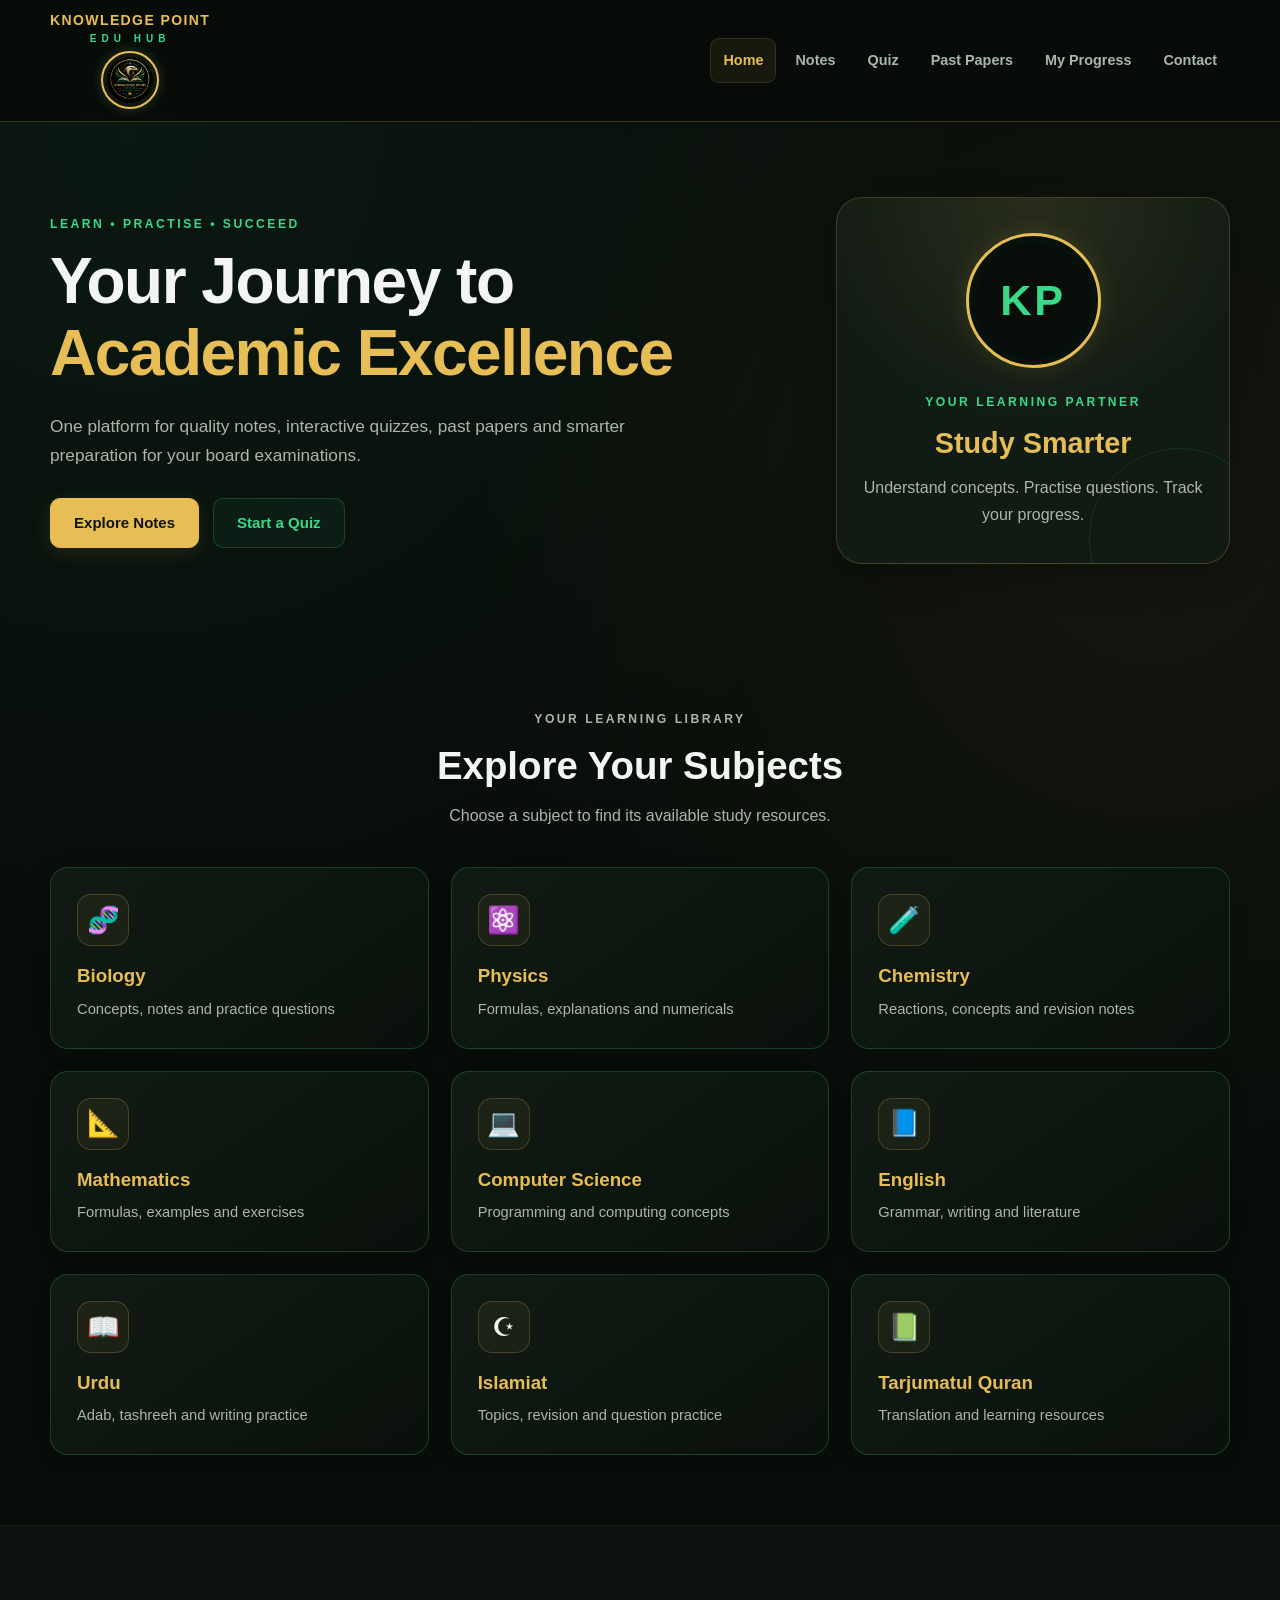
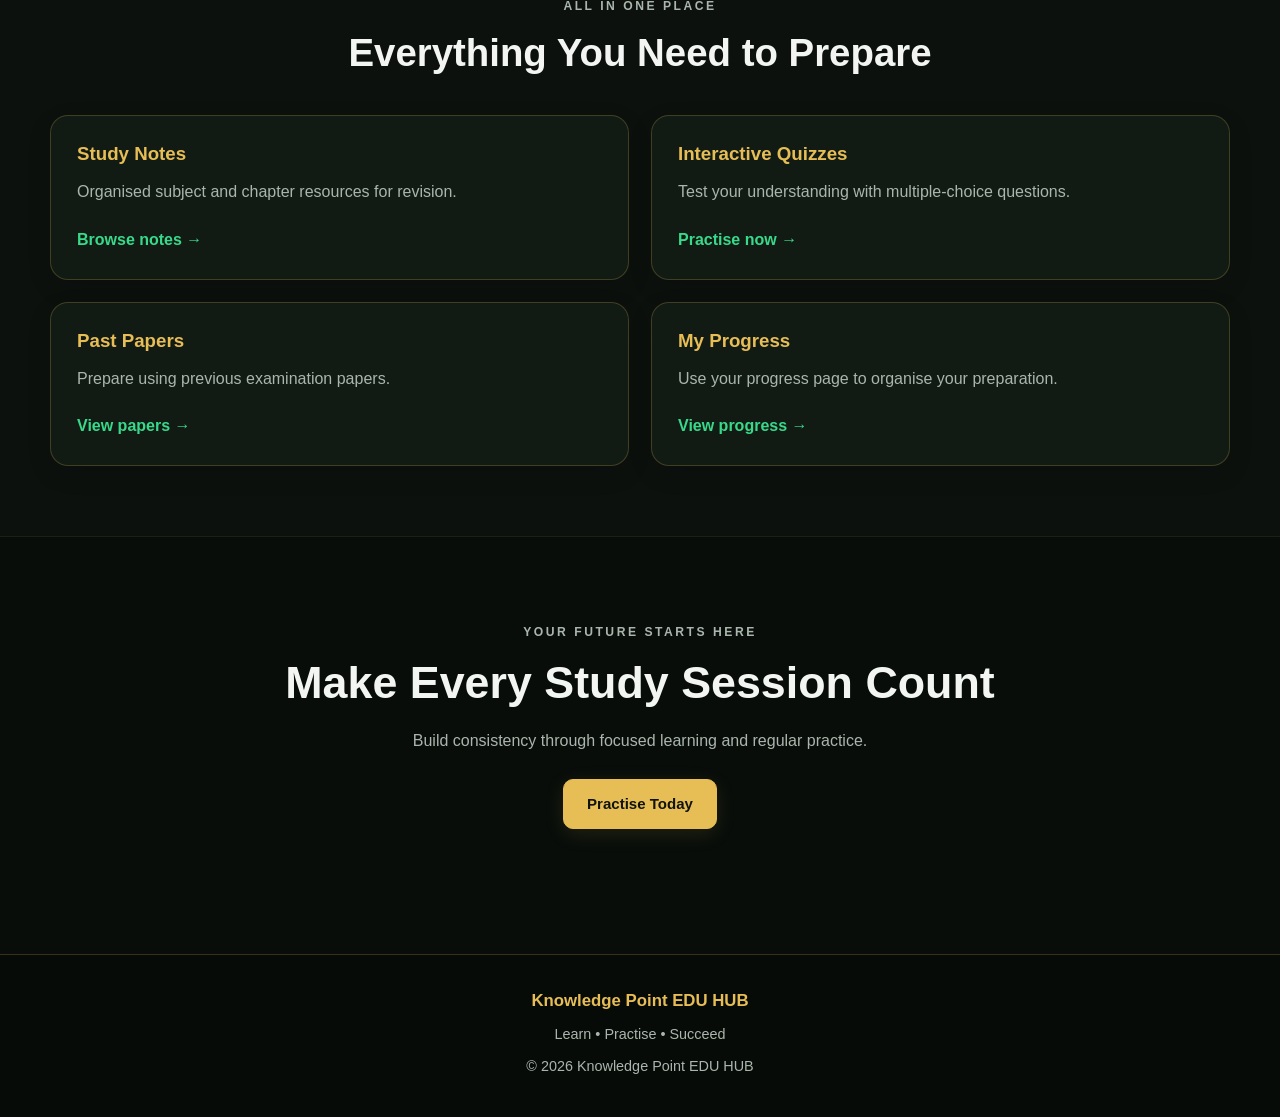
<file: index.html>
<!DOCTYPE html>
<html lang="en">
<head>
    <meta charset="UTF-8">
    <meta name="viewport" content="width=device-width, initial-scale=1.0">
    <meta name="theme-color" content="#080d0a">
    <meta name="description" content="Knowledge Point EDU HUB — notes, quizzes, past papers and study resources for Pakistani board students.">
    <title>Knowledge Point EDU HUB | Home</title>
    <link rel="stylesheet" href="css/style.css">
    <link rel="stylesheet" href="css/responsive.css">
</head>
<body>
<header class="site-header">
    <nav class="navbar container">
        <a href="index.html" class="logo">
            <span class="logo-text">
                <span class="logo-title">KNOWLEDGE POINT</span>
                <span class="logo-subtitle">EDU HUB</span>
            </span>
            <span class="logo-circle">
                <img src="assets/images/logo.png" alt="Knowledge Point Logo" class="logo-image">
            </span>
        </a>

        <button class="menu-toggle" aria-label="Toggle navigation" aria-expanded="false">☰</button>

        <div class="nav-links">
            <a href="index.html" class="active">Home</a>
            <a href="notes.html">Notes</a>
            <a href="quiz.html">Quiz</a>
            <a href="past-papers.html">Past Papers</a>
            <a href="progress.html">My Progress</a>
            <a href="contact.html">Contact</a>
        </div>
    </nav>
</header>

<main>
    <section class="hero container">
        <div class="hero-content">
            <p class="eyebrow">LEARN • PRACTISE • SUCCEED</p>
            <h1>Your Journey to <span>Academic Excellence</span></h1>
            <p>
                One platform for quality notes, interactive quizzes, past papers
                and smarter preparation for your board examinations.
            </p>
            <div class="hero-actions">
                <a class="btn btn-primary" href="notes.html">Explore Notes</a>
                <a class="btn btn-secondary" href="quiz.html">Start a Quiz</a>
            </div>
        </div>
        <div class="hero-card">
            <div class="hero-emblem">KP</div>
            <p class="eyebrow">YOUR LEARNING PARTNER</p>
            <h2>Study Smarter</h2>
            <p>Understand concepts. Practise questions. Track your progress.</p>
        </div>
    </section>

    <section class="section container">
        <div class="section-heading">
            <p class="eyebrow">YOUR LEARNING LIBRARY</p>
            <h2>Explore Your Subjects</h2>
            <p>Choose a subject to find its available study resources.</p>
        </div>

        <div class="subject-grid">
            <a class="subject-card" href="notes.html?subject=Biology">
                <span class="subject-icon">🧬</span><h3>Biology</h3>
                <p>Concepts, notes and practice questions</p>
            </a>
            <a class="subject-card" href="notes.html?subject=Physics">
                <span class="subject-icon">⚛️</span><h3>Physics</h3>
                <p>Formulas, explanations and numericals</p>
            </a>
            <a class="subject-card" href="notes.html?subject=Chemistry">
                <span class="subject-icon">🧪</span><h3>Chemistry</h3>
                <p>Reactions, concepts and revision notes</p>
            </a>
            <a class="subject-card" href="notes.html?subject=Mathematics">
                <span class="subject-icon">📐</span><h3>Mathematics</h3>
                <p>Formulas, examples and exercises</p>
            </a>
            <a class="subject-card" href="notes.html?subject=Computer%20Science">
                <span class="subject-icon">💻</span><h3>Computer Science</h3>
                <p>Programming and computing concepts</p>
            </a>
            <a class="subject-card" href="notes.html?subject=English">
                <span class="subject-icon">📘</span><h3>English</h3>
                <p>Grammar, writing and literature</p>
            </a>
            <a class="subject-card" href="notes.html?subject=Urdu">
                <span class="subject-icon">📖</span><h3>Urdu</h3>
                <p>Adab, tashreeh and writing practice</p>
            </a>
            <a class="subject-card" href="notes.html?subject=Islamiat">
                <span class="subject-icon">☪</span><h3>Islamiat</h3>
                <p>Topics, revision and question practice</p>
            </a>
            <a class="subject-card" href="notes.html?subject=Tarjumatul%20Quran">
                <span class="subject-icon">📗</span><h3>Tarjumatul Quran</h3>
                <p>Translation and learning resources</p>
            </a>
        </div>
    </section>

    <section class="section feature-section">
        <div class="container">
            <div class="section-heading">
                <p class="eyebrow">ALL IN ONE PLACE</p>
                <h2>Everything You Need to Prepare</h2>
            </div>
            <div class="feature-grid">
                <article class="feature-card">
                    <h3>Study Notes</h3>
                    <p>Organised subject and chapter resources for revision.</p>
                    <a href="notes.html">Browse notes →</a>
                </article>
                <article class="feature-card">
                    <h3>Interactive Quizzes</h3>
                    <p>Test your understanding with multiple-choice questions.</p>
                    <a href="quiz.html">Practise now →</a>
                </article>
                <article class="feature-card">
                    <h3>Past Papers</h3>
                    <p>Prepare using previous examination papers.</p>
                    <a href="past-papers.html">View papers →</a>
                </article>
                <article class="feature-card">
                    <h3>My Progress</h3>
                    <p>Use your progress page to organise your preparation.</p>
                    <a href="progress.html">View progress →</a>
                </article>
            </div>
        </div>
    </section>

    <section class="section container cta-section">
        <p class="eyebrow">YOUR FUTURE STARTS HERE</p>
        <h2>Make Every Study Session Count</h2>
        <p>Build consistency through focused learning and regular practice.</p>
        <a class="btn btn-primary" href="quiz.html">Practise Today</a>
    </section>
</main>

<footer class="site-footer">
    <div class="container footer-content">
        <p><strong>Knowledge Point EDU HUB</strong></p>
        <p>Learn • Practise • Succeed</p>
        <p>© <span class="current-year">2026</span> Knowledge Point EDU HUB</p>
    </div>
</footer>

<script src="js/app.js"></script>
</body>
</html>
</file>
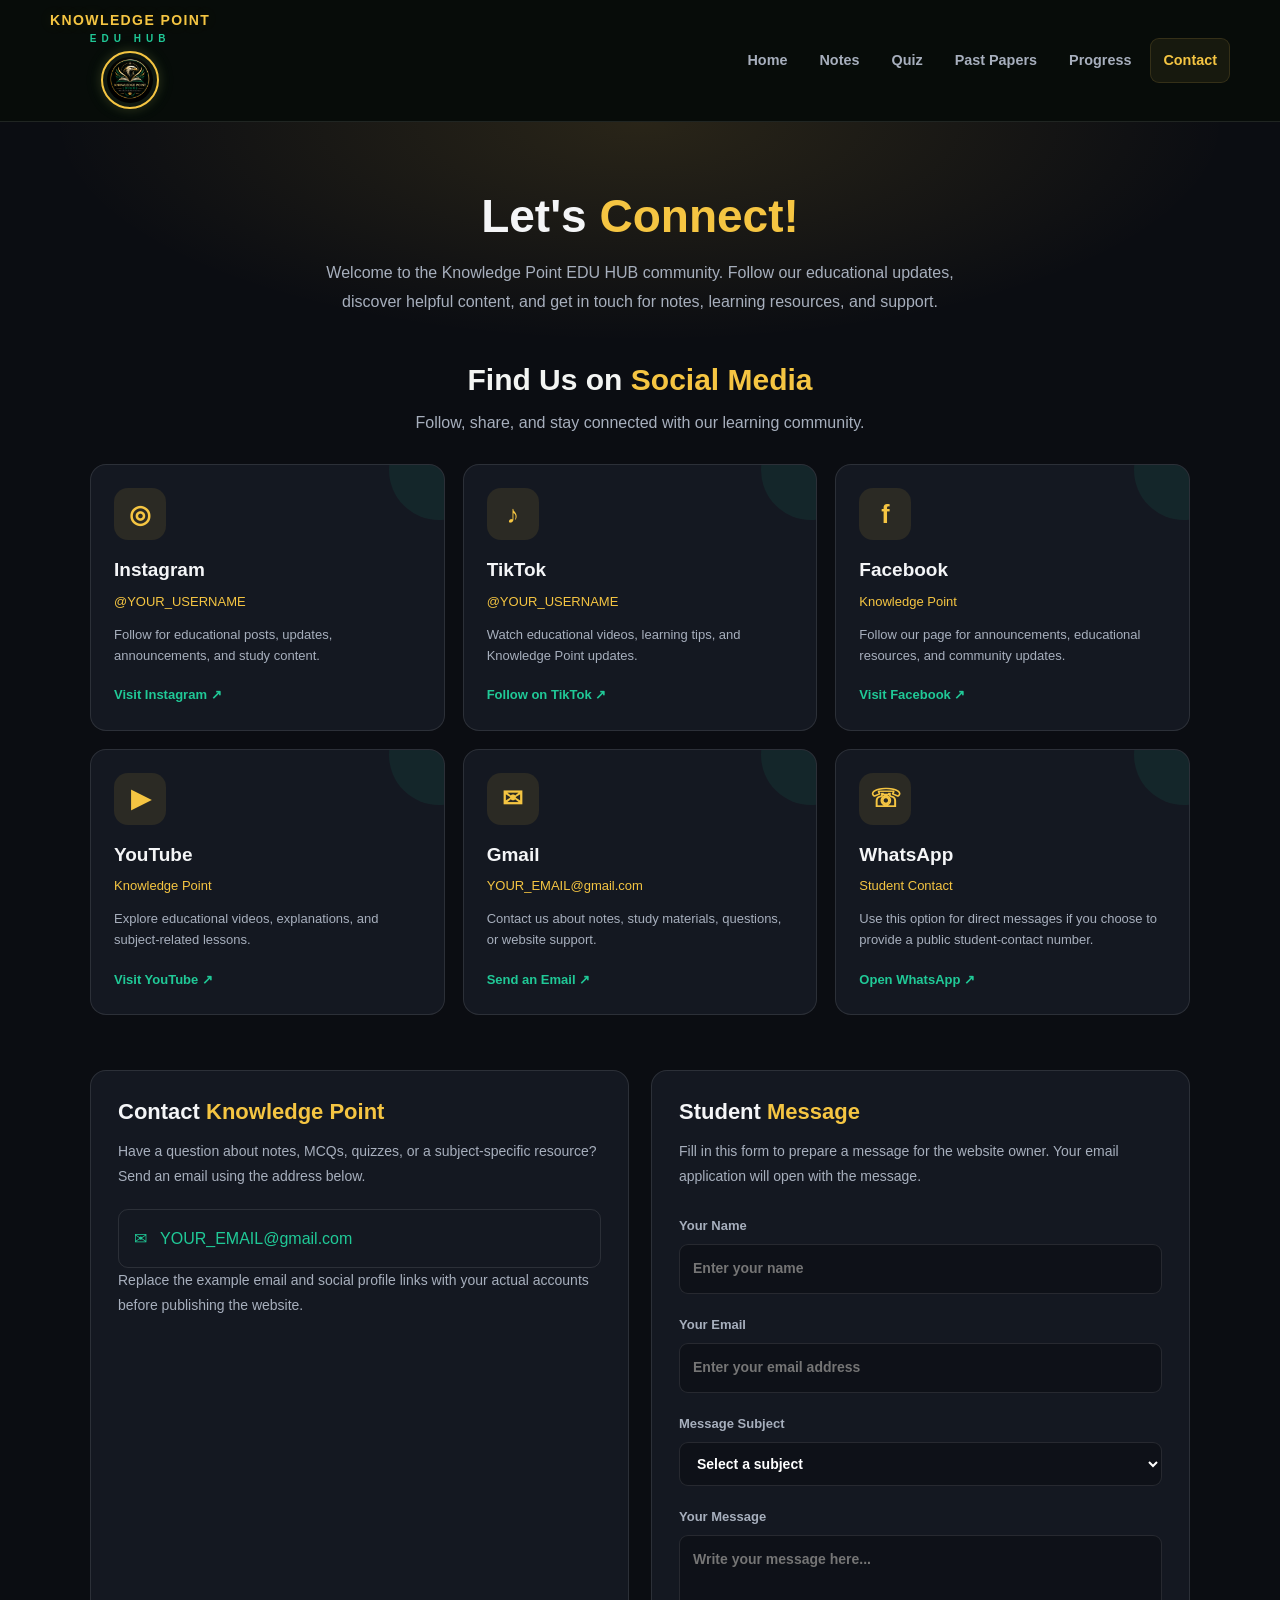
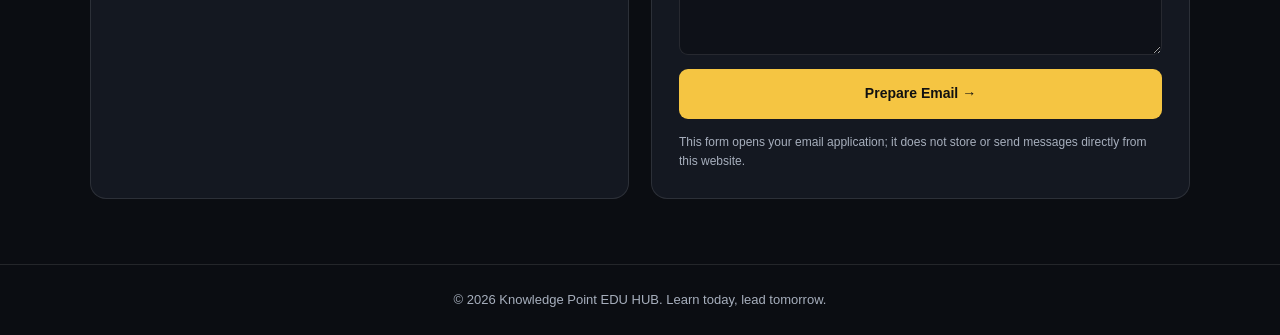
<file: contact.html>
<!DOCTYPE html>
<html lang="en">
<head>
    <meta charset="UTF-8">
    <meta name="viewport" content="width=device-width, initial-scale=1.0">

    <title>Contact & Social Media | Knowledge Point EDU HUB</title>

    <meta name="description" content="Connect with Knowledge Point EDU HUB on social media, follow educational updates, and contact us for student support.">

    <link rel="stylesheet" href="css/style.css">
    <link rel="stylesheet" href="css/responsive.css">

    <style>
        :root {
            --gold: #f5c542;
            --green: #20c997;
            --dark: #0b0d12;
            --card: #141821;
            --border: rgba(255, 255, 255, 0.10);
            --muted: #a7afbd;
        }

        body {
            background: var(--dark);
            color: #f4f5f7;
        }

        .contact-hero {
            text-align: center;
            padding: 65px 20px 45px;
            background:
                radial-gradient(ellipse at top, rgba(245,197,66,.13), transparent 65%);
        }

        .contact-hero h1 {
            font-size: clamp(30px, 5vw, 46px);
            margin-bottom: 12px;
        }

        .contact-hero h1 span {
            color: var(--gold);
        }

        .contact-hero p {
            color: var(--muted);
            max-width: 650px;
            margin: 0 auto;
            line-height: 1.8;
        }

        .contact-container {
            width: min(1100px, 92%);
            margin: 0 auto 65px;
        }

        .section-heading {
            text-align: center;
            margin-bottom: 28px;
        }

        .section-heading h2 {
            font-size: clamp(23px, 3vw, 30px);
            margin-bottom: 10px;
        }

        .section-heading h2 span {
            color: var(--gold);
        }

        .section-heading p {
            color: var(--muted);
            line-height: 1.7;
        }

        .social-grid {
            display: grid;
            grid-template-columns: repeat(3, minmax(0, 1fr));
            gap: 18px;
        }

        .social-card {
            position: relative;
            display: flex;
            flex-direction: column;
            padding: 23px;
            min-height: 220px;
            background: var(--card);
            border: 1px solid var(--border);
            border-radius: 16px;
            text-decoration: none;
            color: #f4f5f7;
            overflow: hidden;
            transition: transform .25s ease, border-color .25s ease;
        }

        .social-card:hover {
            transform: translateY(-5px);
            border-color: var(--gold);
        }

        .social-card::before {
            content: "";
            position: absolute;
            width: 100px;
            height: 100px;
            right: -45px;
            top: -45px;
            border-radius: 50%;
            background: rgba(32, 201, 151, .08);
            pointer-events: none;
        }

        .social-icon {
            display: grid;
            place-items: center;
            width: 52px;
            height: 52px;
            border-radius: 14px;
            margin-bottom: 18px;
            background: rgba(245, 197, 66, .10);
            color: var(--gold);
            font-size: 25px;
            font-weight: 700;
        }

        .social-card h3 {
            margin: 0 0 8px;
            font-size: 19px;
        }

        .social-card p {
            color: var(--muted);
            font-size: 13px;
            line-height: 1.6;
            margin: 0 0 18px;
        }

        .social-action {
            margin-top: auto;
            color: var(--green);
            font-size: 13px;
            font-weight: 700;
        }

        .profile-name {
            color: var(--gold);
            font-size: 13px;
            margin-bottom: 12px;
            overflow-wrap: anywhere;
        }

        .contact-bottom {
            display: grid;
            grid-template-columns: 1fr 1fr;
            gap: 22px;
            margin-top: 55px;
        }

        .contact-panel {
            padding: 27px;
            background: var(--card);
            border: 1px solid var(--border);
            border-radius: 16px;
        }

        .contact-panel h2 {
            margin: 0 0 12px;
            font-size: 22px;
        }

        .contact-panel h2 span {
            color: var(--gold);
        }

        .contact-panel > p {
            color: var(--muted);
            line-height: 1.8;
            font-size: 14px;
        }

        .email-link {
            display: block;
            margin-top: 20px;
            padding: 15px;
            border: 1px solid var(--border);
            border-radius: 10px;
            color: var(--green);
            text-decoration: none;
            overflow-wrap: anywhere;
            transition: border-color .2s ease;
        }

        .email-link:hover {
            border-color: var(--green);
        }

        .contact-form {
            display: grid;
            gap: 14px;
            margin-top: 20px;
        }

        .contact-form label {
            font-size: 13px;
            color: var(--muted);
        }

        .contact-form input,
        .contact-form select,
        .contact-form textarea {
            display: block;
            width: 100%;
            margin-top: 7px;
            padding: 12px 13px;
            border: 1px solid var(--border);
            border-radius: 9px;
            background: #0e1118;
            color: #fff;
            font: inherit;
            font-size: 14px;
            box-sizing: border-box;
        }

        .contact-form textarea {
            resize: vertical;
            min-height: 120px;
        }

        .contact-form input:focus,
        .contact-form select:focus,
        .contact-form textarea:focus {
            outline: none;
            border-color: var(--gold);
        }

        .submit-button {
            border: none;
            border-radius: 9px;
            padding: 13px 18px;
            background: var(--gold);
            color: #111;
            font-weight: 700;
            font-size: 14px;
            cursor: pointer;
            transition: opacity .2s ease;
        }

        .submit-button:hover {
            opacity: .88;
        }

        .form-note {
            color: var(--muted);
            font-size: 12px;
            line-height: 1.6;
        }

        .contact-footer {
            padding: 24px 15px;
            text-align: center;
            color: var(--muted);
            border-top: 1px solid var(--border);
            font-size: 13px;
        }

        @media (max-width: 800px) {
            .social-grid {
                grid-template-columns: repeat(2, minmax(0, 1fr));
            }

            .contact-bottom {
                grid-template-columns: 1fr;
            }
        }

        @media (max-width: 520px) {
            .contact-hero {
                padding-top: 42px;
            }

            .social-grid {
                grid-template-columns: 1fr;
            }

            .social-card {
                min-height: 190px;
                padding: 20px;
            }

            .contact-panel {
                padding: 20px;
            }
        }
    </style>
</head>

<body>

    <!-- Website Header -->
    <header class="site-header">
        <nav class="navbar container">

            <a href="index.html" class="logo">
                <span class="logo-text">
                    <span class="logo-title">KNOWLEDGE POINT</span>
                    <span class="logo-subtitle">EDU HUB</span>
                </span>

                <span class="logo-circle">
                    <img
                        src="assets/images/logo.png"
                        alt="Knowledge Point Logo"
                        class="logo-image">
                </span>
            </a>

            <button
                class="menu-toggle"
                id="menuToggle"
                type="button"
                aria-label="Toggle navigation"
                aria-expanded="false">
                ☰
            </button>

            <div class="nav-links" id="navLinks">
                <a href="index.html">Home</a>
                <a href="notes.html">Notes</a>
                <a href="quiz.html">Quiz</a>
                <a href="past-papers.html">Past Papers</a>
                <a href="progress.html">Progress</a>
                <a href="contact.html" class="active">Contact</a>
            </div>

        </nav>
    </header>

    <!-- Intro -->
    <section class="contact-hero">
        <h1>Let's <span>Connect!</span></h1>

        <p>
            Welcome to the Knowledge Point EDU HUB community.
            Follow our educational updates, discover helpful content,
            and get in touch for notes, learning resources, and support.
        </p>
    </section>

    <main class="contact-container">

        <!-- Social Accounts -->
        <section aria-labelledby="socialHeading">
            <div class="section-heading">
                <h2 id="socialHeading">Find Us on <span>Social Media</span></h2>
                <p>
                    Follow, share, and stay connected with our learning community.
                </p>
            </div>

            <div class="social-grid">

                <!-- INSTAGRAM -->
                <a
                    class="social-card"
                    href="https://www.instagram.com/YOUR_USERNAME/"
                    target="_blank"
                    rel="noopener noreferrer">

                    <span class="social-icon" aria-hidden="true">◎</span>
                    <h3>Instagram</h3>
                    <span class="profile-name">@YOUR_USERNAME</span>
                    <p>
                        Follow for educational posts, updates, announcements,
                        and study content.
                    </p>
                    <span class="social-action">Visit Instagram ↗</span>
                </a>

                <!-- TIKTOK -->
                <a
                    class="social-card"
                    href="https://www.tiktok.com/@YOUR_USERNAME"
                    target="_blank"
                    rel="noopener noreferrer">

                    <span class="social-icon" aria-hidden="true">♪</span>
                    <h3>TikTok</h3>
                    <span class="profile-name">@YOUR_USERNAME</span>
                    <p>
                        Watch educational videos, learning tips,
                        and Knowledge Point updates.
                    </p>
                    <span class="social-action">Follow on TikTok ↗</span>
                </a>

                <!-- FACEBOOK -->
                <a
                    class="social-card"
                    href="https://www.facebook.com/YOUR_PAGE"
                    target="_blank"
                    rel="noopener noreferrer">

                    <span class="social-icon" aria-hidden="true">f</span>
                    <h3>Facebook</h3>
                    <span class="profile-name">Knowledge Point</span>
                    <p>
                        Follow our page for announcements, educational
                        resources, and community updates.
                    </p>
                    <span class="social-action">Visit Facebook ↗</span>
                </a>

                <!-- YOUTUBE -->
                <a
                    class="social-card"
                    href="https://www.youtube.com/@YOUR_CHANNEL"
                    target="_blank"
                    rel="noopener noreferrer">

                    <span class="social-icon" aria-hidden="true">▶</span>
                    <h3>YouTube</h3>
                    <span class="profile-name">Knowledge Point</span>
                    <p>
                        Explore educational videos, explanations,
                        and subject-related lessons.
                    </p>
                    <span class="social-action">Visit YouTube ↗</span>
                </a>

                <!-- GMAIL -->
                <a
                    class="social-card"
                    href="mailto:YOUR_EMAIL@gmail.com">

                    <span class="social-icon" aria-hidden="true">✉</span>
                    <h3>Gmail</h3>
                    <span class="profile-name">YOUR_EMAIL@gmail.com</span>
                    <p>
                        Contact us about notes, study materials,
                        questions, or website support.
                    </p>
                    <span class="social-action">Send an Email ↗</span>
                </a>

                <!-- WHATSAPP -->
                <a
                    class="social-card"
                    href="https://wa.me/YOUR_PHONE_NUMBER"
                    target="_blank"
                    rel="noopener noreferrer">

                    <span class="social-icon" aria-hidden="true">☏</span>
                    <h3>WhatsApp</h3>
                    <span class="profile-name">Student Contact</span>
                    <p>
                        Use this option for direct messages if you choose
                        to provide a public student-contact number.
                    </p>
                    <span class="social-action">Open WhatsApp ↗</span>
                </a>

            </div>
        </section>

        <!-- Email and Contact Form -->
        <section class="contact-bottom">

            <div class="contact-panel">
                <h2>Contact <span>Knowledge Point</span></h2>

                <p>
                    Have a question about notes, MCQs, quizzes, or a
                    subject-specific resource? Send an email using the
                    address below.
                </p>

                <a class="email-link" href="mailto:YOUR_EMAIL@gmail.com">
                    ✉ &nbsp; YOUR_EMAIL@gmail.com
                </a>

                <p class="form-note">
                    Replace the example email and social profile links with
                    your actual accounts before publishing the website.
                </p>
            </div>

            <div class="contact-panel">
                <h2>Student <span>Message</span></h2>

                <p>
                    Fill in this form to prepare a message for the website
                    owner. Your email application will open with the message.
                </p>

                <form class="contact-form" id="contactForm">

                    <label>
                        Your Name
                        <input
                            type="text"
                            id="studentName"
                            placeholder="Enter your name"
                            maxlength="80"
                            required>
                    </label>

                    <label>
                        Your Email
                        <input
                            type="email"
                            id="studentEmail"
                            placeholder="Enter your email address"
                            maxlength="150"
                            required>
                    </label>

                    <label>
                        Message Subject
                        <select id="messageSubject" required>
                            <option value="">Select a subject</option>
                            <option value="Notes Request">Notes Request</option>
                            <option value="MCQs and Quiz">MCQs and Quiz</option>
                            <option value="Past Papers">Past Papers</option>
                            <option value="Website Feedback">Website Feedback</option>
                            <option value="Other Question">Other Question</option>
                        </select>
                    </label>

                    <label>
                        Your Message
                        <textarea
                            id="studentMessage"
                            placeholder="Write your message here..."
                            maxlength="3000"
                            required></textarea>
                    </label>

                    <button type="submit" class="submit-button">
                        Prepare Email →
                    </button>

                    <p class="form-note">
                        This form opens your email application; it does not
                        store or send messages directly from this website.
                    </p>

                </form>
            </div>

        </section>

    </main>

    <footer class="contact-footer">
        <p>
            &copy; <span id="currentYear"></span>
            Knowledge Point EDU HUB. Learn today, lead tomorrow.
        </p>
    </footer>

    <script>
        // Mobile navigation.
        const menuToggle = document.getElementById("menuToggle");
        const navLinks = document.getElementById("navLinks");

        menuToggle.addEventListener("click", function () {
            const isOpen = navLinks.classList.toggle("open");
            menuToggle.setAttribute("aria-expanded", String(isOpen));
            menuToggle.textContent = isOpen ? "✕" : "☰";
        });

        navLinks.querySelectorAll("a").forEach(link => {
            link.addEventListener("click", function () {
                navLinks.classList.remove("open");
                menuToggle.setAttribute("aria-expanded", "false");
                menuToggle.textContent = "☰";
            });
        });

        // Footer year.
        document.getElementById("currentYear").textContent =
            new Date().getFullYear();

        // Prepare a message in the visitor's email application.
        document.getElementById("contactForm").addEventListener("submit", function (event) {
            event.preventDefault();

            const name = document.getElementById("studentName").value.trim();
            const email = document.getElementById("studentEmail").value.trim();
            const subject = document.getElementById("messageSubject").value;
            const message = document.getElementById("studentMessage").value.trim();

            if (!name || !email || !subject || !message) {
                alert("Please complete all fields.");
                return;
            }

            // Replace this with your real email address.
            const recipient = "YOUR_EMAIL@gmail.com";

            const emailSubject = encodeURIComponent(
                "Knowledge Point EDU HUB - " + subject
            );

            const emailBody = encodeURIComponent(
                "Name: " + name + "\n" +
                "Student Email: " + email + "\n\n" +
                "Message:\n" + message
            );

            window.location.href =
                "mailto:" + recipient +
                "?subject=" + emailSubject +
                "&body=" + emailBody;
        });
    </script>

</body>
</html>
</file>
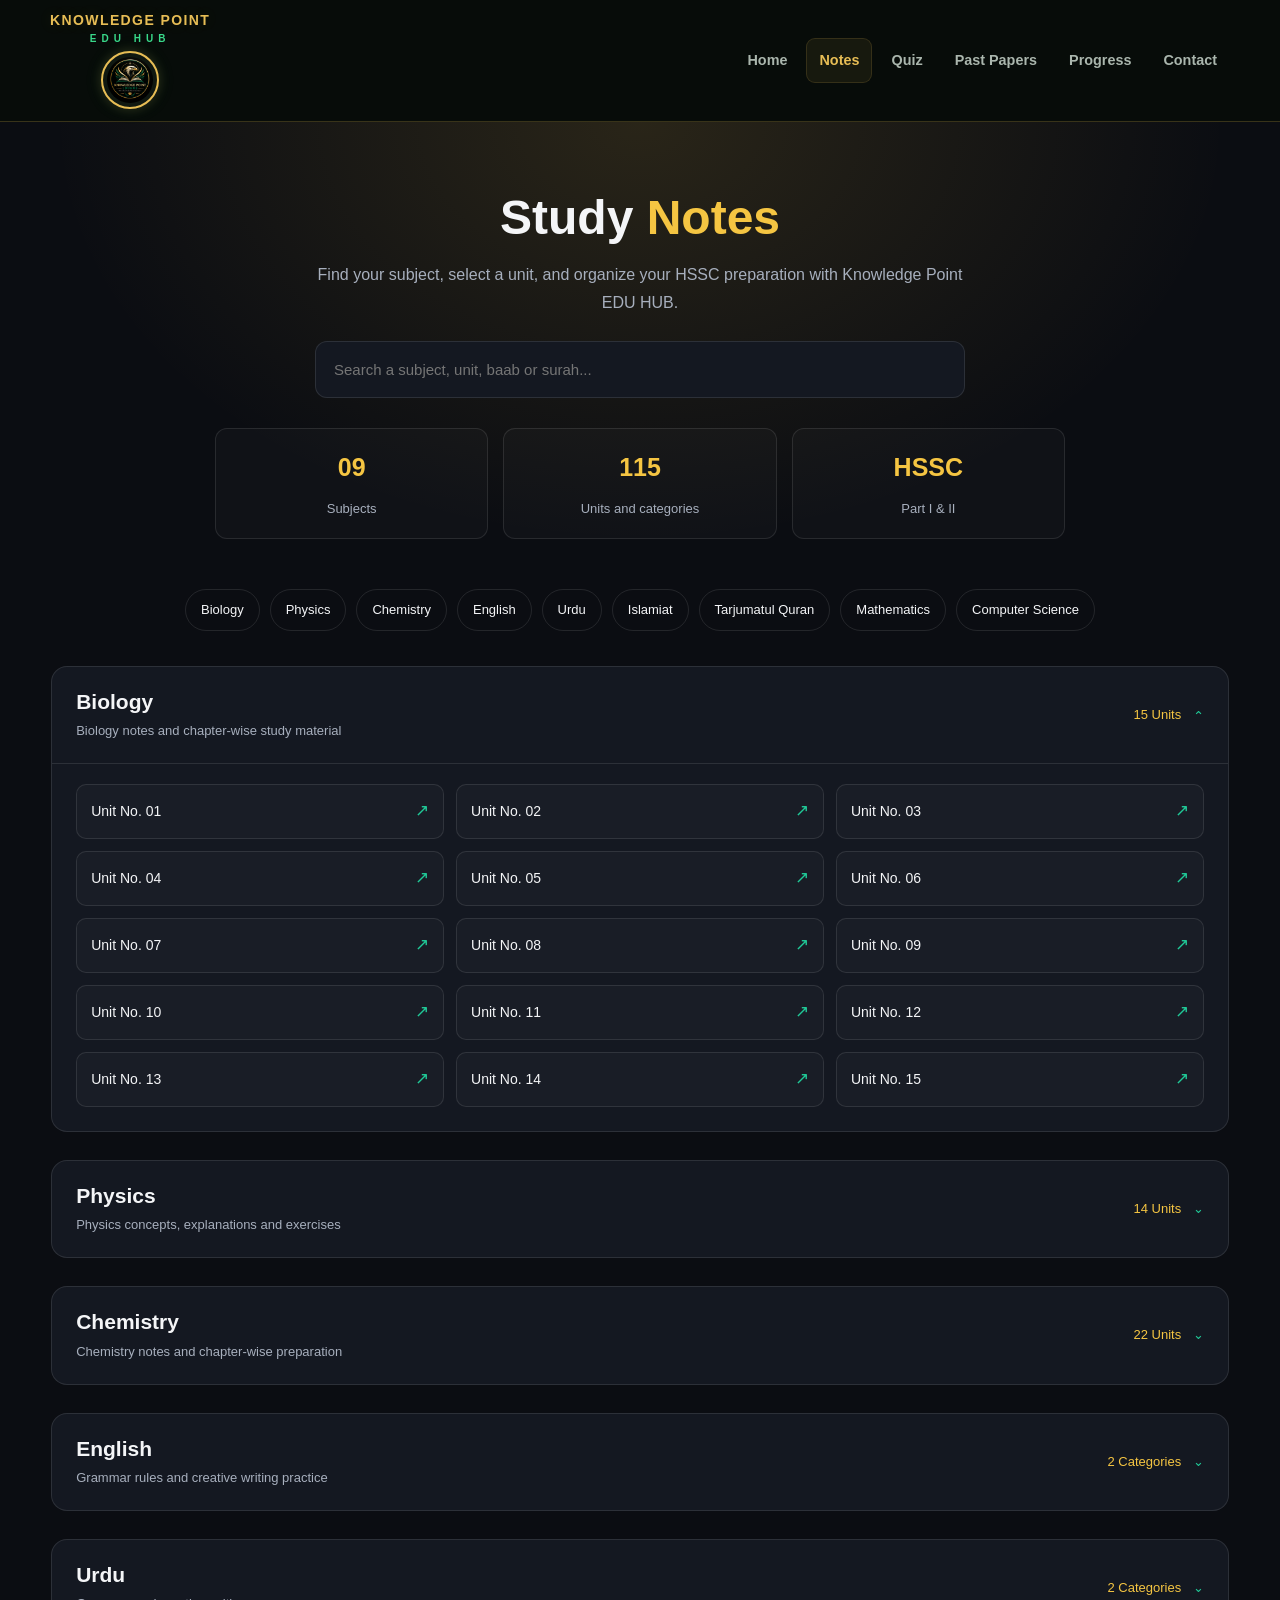
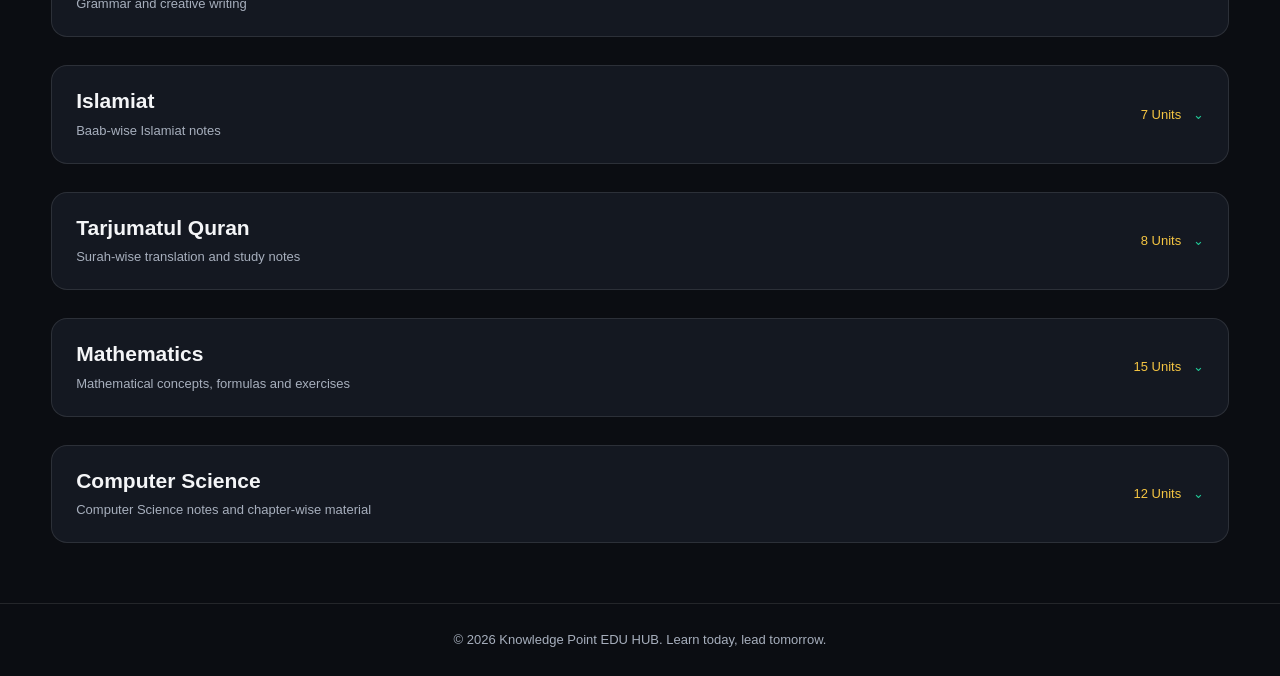
<file: notes.html>
<!DOCTYPE html>
<html lang="en">
<head>
    <meta charset="UTF-8">
    <meta name="viewport" content="width=device-width, initial-scale=1.0">

    <title>Notes | Knowledge Point EDU HUB</title>

    <meta name="description" content="Subject-wise notes, units, grammar, creative writing, Islamiat Baabs and Tarjumatul Quran for HSSC students.">

    <link rel="stylesheet" href="css/style.css">
    <link rel="stylesheet" href="css/responsive.css">

    <style>
        :root {
            --notes-gold: #f5c542;
            --notes-green: #20c997;
            --notes-dark: #0b0d12;
            --notes-card: #141821;
            --notes-border: rgba(255, 255, 255, 0.10);
            --notes-muted: #a7afbd;
        }

        body {
            background: var(--notes-dark);
            color: #f4f5f7;
        }

        .notes-hero {
            padding: 65px 20px 40px;
            text-align: center;
            background:
                radial-gradient(ellipse at top, rgba(245, 197, 66, 0.13), transparent 65%);
        }

        .notes-hero h1 {
            font-size: clamp(30px, 5vw, 48px);
            margin-bottom: 12px;
        }

        .notes-hero h1 span {
            color: var(--notes-gold);
        }

        .notes-hero p {
            color: var(--notes-muted);
            max-width: 680px;
            margin: 0 auto 25px;
            line-height: 1.7;
        }

        .notes-search {
            width: min(100%, 650px);
            margin: 0 auto;
            position: relative;
        }

        .notes-search input {
            width: 100%;
            padding: 15px 18px;
            border: 1px solid var(--notes-border);
            border-radius: 12px;
            outline: none;
            color: #fff;
            background: var(--notes-card);
            font-size: 15px;
        }

        .notes-search input:focus {
            border-color: var(--notes-gold);
            box-shadow: 0 0 0 3px rgba(245, 197, 66, 0.1);
        }

        .notes-summary {
            display: grid;
            grid-template-columns: repeat(3, minmax(0, 1fr));
            gap: 15px;
            max-width: 850px;
            margin: 30px auto 0;
        }

        .summary-box {
            padding: 17px 10px;
            border: 1px solid var(--notes-border);
            background: rgba(255, 255, 255, 0.025);
            border-radius: 12px;
        }

        .summary-box strong {
            display: block;
            color: var(--notes-gold);
            font-size: 25px;
            margin-bottom: 5px;
        }

        .summary-box span {
            color: var(--notes-muted);
            font-size: 13px;
        }

        .subject-navigation {
            display: flex;
            justify-content: center;
            flex-wrap: wrap;
            gap: 10px;
            padding: 10px 20px 35px;
        }

        .subject-navigation a {
            display: inline-block;
            text-decoration: none;
            color: #f4f5f7;
            border: 1px solid var(--notes-border);
            border-radius: 30px;
            padding: 9px 15px;
            font-size: 13px;
            transition: 0.2s ease;
        }

        .subject-navigation a:hover {
            color: var(--notes-gold);
            border-color: var(--notes-gold);
        }

        .notes-main {
            width: min(1180px, 92%);
            margin: 0 auto 60px;
        }

        .subject-section {
            margin-bottom: 28px;
            scroll-margin-top: 100px;
            border: 1px solid var(--notes-border);
            background: var(--notes-card);
            border-radius: 16px;
            overflow: hidden;
        }

        .subject-heading {
            display: flex;
            justify-content: space-between;
            align-items: center;
            gap: 15px;
            padding: 21px 24px;
            cursor: pointer;
            list-style: none;
        }

        .subject-heading::-webkit-details-marker {
            display: none;
        }

        .subject-heading h2 {
            margin: 0 0 5px;
            font-size: 21px;
        }

        .subject-heading p {
            margin: 0;
            color: var(--notes-muted);
            font-size: 13px;
        }

        .subject-heading .subject-count {
            color: var(--notes-gold);
            font-size: 13px;
            white-space: nowrap;
        }

        .subject-heading .arrow {
            color: var(--notes-green);
            display: inline-block;
            margin-left: 8px;
            transition: transform 0.2s ease;
        }

        .subject-section[open] .arrow {
            transform: rotate(180deg);
        }

        .subject-content {
            padding: 0 24px 24px;
            border-top: 1px solid var(--notes-border);
        }

        .unit-grid {
            display: grid;
            grid-template-columns: repeat(3, minmax(0, 1fr));
            gap: 12px;
            padding-top: 20px;
        }

        .unit-link {
            display: flex;
            align-items: center;
            justify-content: space-between;
            gap: 10px;
            min-height: 54px;
            padding: 12px 14px;
            border: 1px solid var(--notes-border);
            border-radius: 10px;
            background: rgba(255, 255, 255, 0.025);
            color: #f4f5f7;
            text-decoration: none;
            font-size: 14px;
            transition: 0.2s ease;
        }

        .unit-link:hover {
            border-color: var(--notes-green);
            background: rgba(32, 201, 151, 0.07);
            transform: translateY(-2px);
        }

        .unit-link .unit-icon {
            color: var(--notes-green);
            font-size: 17px;
            flex-shrink: 0;
        }

        .category-label {
            color: var(--notes-gold);
            font-size: 12px;
            text-transform: uppercase;
            letter-spacing: 1px;
            margin: 22px 0 0;
        }

        .empty-message {
            display: none;
            text-align: center;
            color: var(--notes-muted);
            padding: 30px 15px;
            line-height: 1.7;
        }

        .notes-footer {
            text-align: center;
            color: var(--notes-muted);
            padding: 25px 15px;
            border-top: 1px solid var(--notes-border);
            font-size: 13px;
        }

        @media (max-width: 800px) {
            .unit-grid {
                grid-template-columns: repeat(2, minmax(0, 1fr));
            }
        }

        @media (max-width: 520px) {
            .notes-hero {
                padding-top: 42px;
            }

            .notes-summary {
                gap: 8px;
            }

            .summary-box {
                padding: 13px 5px;
            }

            .summary-box strong {
                font-size: 21px;
            }

            .summary-box span {
                font-size: 11px;
            }

            .subject-heading {
                padding: 18px 15px;
            }

            .subject-heading h2 {
                font-size: 17px;
            }

            .subject-heading p {
                font-size: 12px;
            }

            .subject-content {
                padding: 0 14px 17px;
            }

            .unit-grid {
                grid-template-columns: 1fr;
                gap: 9px;
            }

            .unit-link {
                min-height: 48px;
            }
        }
    </style>
</head>

<body>

    <!-- Header -->
    <header class="site-header">
        <nav class="navbar container">

            <a href="index.html" class="logo">
                <span class="logo-text">
                    <span class="logo-title">KNOWLEDGE POINT</span>
                    <span class="logo-subtitle">EDU HUB</span>
                </span>

                <span class="logo-circle">
                    <img
                        src="assets/images/logo.png"
                        alt="Knowledge Point Logo"
                        class="logo-image">
                </span>
            </a>

            <button
                class="menu-toggle"
                id="menuToggle"
                type="button"
                aria-label="Toggle navigation"
                aria-expanded="false">
                ☰
            </button>

            <div class="nav-links" id="navLinks">
                <a href="index.html">Home</a>
                <a href="notes.html" class="active">Notes</a>
                <a href="quiz.html">Quiz</a>
                <a href="past-papers.html">Past Papers</a>
                <a href="progress.html">Progress</a>
                <a href="contact.html">Contact</a>
            </div>

        </nav>
    </header>

    <!-- Hero -->
    <section class="notes-hero">
        <h1>Study <span>Notes</span></h1>

        <p>
            Find your subject, select a unit, and organize your HSSC
            preparation with Knowledge Point EDU HUB.
        </p>

        <div class="notes-search">
            <input
                type="search"
                id="notesSearch"
                placeholder="Search a subject, unit, baab or surah..."
                aria-label="Search notes">
        </div>

        <div class="notes-summary">
            <div class="summary-box">
                <strong>09</strong>
                <span>Subjects</span>
            </div>

            <div class="summary-box">
                <strong id="unitTotal">115</strong>
                <span>Units and categories</span>
            </div>

            <div class="summary-box">
                <strong>HSSC</strong>
                <span>Part I &amp; II</span>
            </div>
        </div>
    </section>

    <!-- Subject quick navigation -->
    <nav class="subject-navigation" id="subjectNavigation" aria-label="Subject navigation">
        <a href="#biology">Biology</a>
        <a href="#physics">Physics</a>
        <a href="#chemistry">Chemistry</a>
        <a href="#english">English</a>
        <a href="#urdu">Urdu</a>
        <a href="#islamiat">Islamiat</a>
        <a href="#tarjuma">Tarjumatul Quran</a>
        <a href="#mathematics">Mathematics</a>
        <a href="#computer">Computer Science</a>
    </nav>

    <!-- Subject sections are generated below -->
    <main class="notes-main">
        <div id="subjectsContainer"></div>

        <div class="empty-message" id="emptyMessage">
            <h3>No matching notes found</h3>
            <p>Try searching with a different subject or unit number.</p>
        </div>
    </main>

    <footer class="notes-footer">
        <p>
            &copy; <span id="currentYear"></span>
            Knowledge Point EDU HUB. Learn today, lead tomorrow.
        </p>
    </footer>

    <script>
        // All subject and unit information is managed here.
        const subjects = [
            {
                id: "biology",
                name: "Biology",
                description: "Biology notes and chapter-wise study material",
                type: "Unit",
                count: 15
            },
            {
                id: "physics",
                name: "Physics",
                description: "Physics concepts, explanations and exercises",
                type: "Unit",
                count: 14
            },
            {
                id: "chemistry",
                name: "Chemistry",
                description: "Chemistry notes and chapter-wise preparation",
                type: "Unit",
                count: 22
            },
            {
                id: "english",
                name: "English",
                description: "Grammar rules and creative writing practice",
                categories: [
                    {
                        name: "Grammar",
                        type: "Topic",
                        count: 0,
                        folder: "grammar"
                    },
                    {
                        name: "Creative Writing",
                        type: "Topic",
                        count: 0,
                        folder: "creative-writing"
                    }
                ]
            },
            {
                id: "urdu",
                name: "Urdu",
                description: "Grammar and creative writing",
                categories: [
                    {
                        name: "Grammar",
                        type: "Topic",
                        count: 0,
                        folder: "grammar"
                    },
                    {
                        name: "Creative Writing",
                        type: "Topic",
                        count: 0,
                        folder: "creative-writing"
                    }
                ]
            },
            {
                id: "islamiat",
                name: "Islamiat",
                description: "Baab-wise Islamiat notes",
                type: "Baab",
                count: 7
            },
            {
                id: "tarjuma",
                name: "Tarjumatul Quran",
                description: "Surah-wise translation and study notes",
                type: "Surah",
                count: 8
            },
            {
                id: "mathematics",
                name: "Mathematics",
                description: "Mathematical concepts, formulas and exercises",
                type: "Unit",
                count: 15
            },
            {
                id: "computer",
                name: "Computer Science",
                description: "Computer Science notes and chapter-wise material",
                type: "Unit",
                count: 12
            }
        ];

        const container = document.getElementById("subjectsContainer");
        const searchInput = document.getElementById("notesSearch");
        const emptyMessage = document.getElementById("emptyMessage");

        // Convert a number into a two-digit number, e.g. 1 -> 01.
        function twoDigits(number) {
            return String(number).padStart(2, "0");
        }

        // Build a path for the notes PDF.
        function makePdfPath(subjectId, folder, number) {
            return "pdfs/" + subjectId + "/" + folder +
                "-" + twoDigits(number) + ".pdf";
        }

        function createUnitLink(subject, type, number, folder) {
            const label = type + " No. " + twoDigits(number);
            const link = document.createElement("a");

            link.className = "unit-link";
            link.href = makePdfPath(subject.id, folder, number);
            link.target = "_blank";
            link.rel = "noopener";
            link.dataset.search = (
                subject.name + " " + label
            ).toLowerCase();

            link.innerHTML = `
                <span>${label}</span>
                <span class="unit-icon" aria-hidden="true">↗</span>
            `;

            link.addEventListener("click", function(event) {
                // The PDFs must exist at these paths for the links to work.
                // If they have not been uploaded, show a helpful message.
                event.preventDefault();

                const pdfPath = link.getAttribute("href");

                fetch(pdfPath, { method: "HEAD" })
                    .then(response => {
                        if (response.ok) {
                            window.open(pdfPath, "_blank", "noopener");
                        } else {
                            alert(
                                label + " notes have not been uploaded yet.\n\n" +
                                "Expected file: " + pdfPath
                            );
                        }
                    })
                    .catch(() => {
                        alert(
                            label + " notes have not been uploaded yet.\n\n" +
                            "Expected file: " + pdfPath
                        );
                    });
            });

            return link;
        }

        function createCategoryLink(subject, category) {
            const link = document.createElement("a");

            link.className = "unit-link";
            link.href = "pdfs/" + subject.id + "/" + category.folder + ".pdf";
            link.dataset.search = (
                subject.name + " " + category.name
            ).toLowerCase();

            link.innerHTML = `
                <span>${category.name}</span>
                <span class="unit-icon" aria-hidden="true">↗</span>
            `;

            link.addEventListener("click", function(event) {
                event.preventDefault();

                const pdfPath = link.getAttribute("href");

                fetch(pdfPath, { method: "HEAD" })
                    .then(response => {
                        if (response.ok) {
                            window.open(pdfPath, "_blank", "noopener");
                        } else {
                            alert(
                                category.name + " notes have not been uploaded yet.\n\n" +
                                "Expected file: " + pdfPath
                            );
                        }
                    })
                    .catch(() => {
                        alert(
                            category.name + " notes have not been uploaded yet.\n\n" +
                            "Expected file: " + pdfPath
                        );
                    });
            });

            return link;
        }

        function renderSubjects() {
            container.innerHTML = "";

            subjects.forEach((subject, index) => {
                const section = document.createElement("details");
                section.className = "subject-section";
                section.id = subject.id;

                // Keep the first subject open initially.
                if (index === 0) {
                    section.open = true;
                }

                const itemCount = subject.count ??
                    subject.categories.length;

                const heading = document.createElement("summary");
                heading.className = "subject-heading";

                heading.innerHTML = `
                    <div>
                        <h2>${subject.name}</h2>
                        <p>${subject.description}</p>
                    </div>
                    <span class="subject-count">
                        ${itemCount} ${subject.count !== undefined
                            ? "Units" : "Categories"}
                        <span class="arrow">⌄</span>
                    </span>
                `;

                const content = document.createElement("div");
                content.className = "subject-content";

                const grid = document.createElement("div");
                grid.className = "unit-grid";

                if (subject.count !== undefined) {
                    for (let i = 1; i <= subject.count; i++) {
                        grid.appendChild(
                            createUnitLink(
                                subject,
                                subject.type,
                                i,
                                "unit"
                            )
                        );
                    }

                    // Use baab and surah in the PDF folder names too.
                    if (subject.id === "islamiat") {
                        grid.innerHTML = "";

                        for (let i = 1; i <= subject.count; i++) {
                            grid.appendChild(
                                createUnitLink(
                                    subject,
                                    "Baab",
                                    i,
                                    "baab"
                                )
                            );
                        }
                    }

                    if (subject.id === "tarjuma") {
                        grid.innerHTML = "";

                        for (let i = 1; i <= subject.count; i++) {
                            grid.appendChild(
                                createUnitLink(
                                    subject,
                                    "Surah",
                                    i,
                                    "surah"
                                )
                            );
                        }
                    }

                    content.appendChild(grid);
                } else {
                    const categoryLabel = document.createElement("p");
                    categoryLabel.className = "category-label";
                    categoryLabel.textContent = "Choose a category";
                    content.appendChild(categoryLabel);

                    subject.categories.forEach(category => {
                        const categoryGrid = document.createElement("div");
                        categoryGrid.className = "unit-grid";
                        categoryGrid.appendChild(
                            createCategoryLink(subject, category)
                        );
                        content.appendChild(categoryGrid);
                    });
                }

                section.appendChild(heading);
                section.appendChild(content);
                container.appendChild(section);
            });
        }

        function filterSubjects() {
            const query = searchInput.value.trim().toLowerCase();
            let visibleCount = 0;

            document.querySelectorAll(".subject-section").forEach(section => {
                const subject = subjects.find(item => item.id === section.id);
                const subjectMatches = subject.name.toLowerCase().includes(query);
                const links = section.querySelectorAll(".unit-link");
                let matchingLinks = 0;

                links.forEach(link => {
                    const matches = !query ||
                        subjectMatches ||
                        link.dataset.search.includes(query);

                    link.style.display = matches ? "flex" : "none";

                    if (matches) {
                        matchingLinks++;
                    }
                });

                const sectionMatches = !query ||
                    subjectMatches ||
                    matchingLinks > 0;

                section.style.display = sectionMatches ? "block" : "none";

                if (sectionMatches) {
                    visibleCount++;

                    if (query) {
                        section.open = true;
                    }
                }
            });

            emptyMessage.style.display =
                visibleCount === 0 ? "block" : "none";
        }

        renderSubjects();

        searchInput.addEventListener("input", filterSubjects);

        document.getElementById("currentYear").textContent =
            new Date().getFullYear();

        // Mobile navigation toggle.
        const menuToggle = document.getElementById("menuToggle");
        const navLinks = document.getElementById("navLinks");

        menuToggle.addEventListener("click", function() {
            const isOpen = navLinks.classList.toggle("open");
            menuToggle.setAttribute("aria-expanded", String(isOpen));
            menuToggle.textContent = isOpen ? "✕" : "☰";
        });

        navLinks.querySelectorAll("a").forEach(link => {
            link.addEventListener("click", function() {
                navLinks.classList.remove("open");
                menuToggle.setAttribute("aria-expanded", "false");
                menuToggle.textContent = "☰";
            });
        });
    </script>

</body>
</html>
</file>
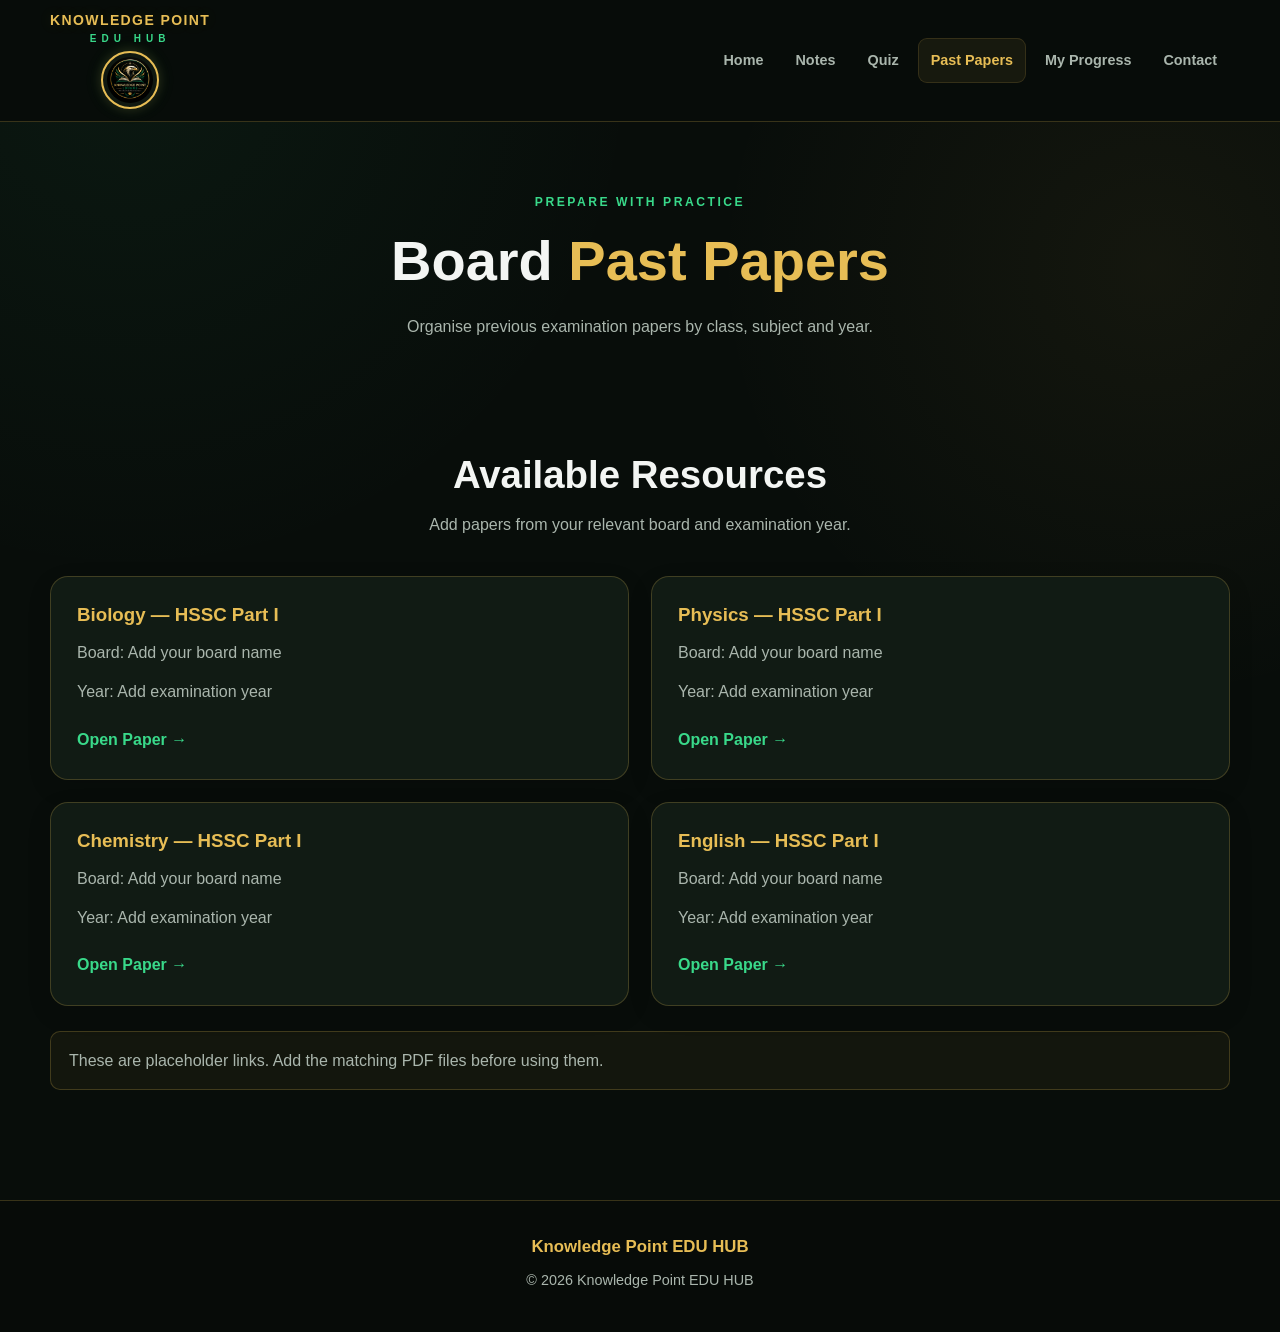
<file: past-papers.html>
<!DOCTYPE html>
<html lang="en">
<head>
    <meta charset="UTF-8">
    <meta name="viewport" content="width=device-width, initial-scale=1.0">
    <meta name="theme-color" content="#080d0a">
    <title>Past Papers | Knowledge Point EDU HUB</title>
    <link rel="stylesheet" href="css/style.css">
    <link rel="stylesheet" href="css/responsive.css">
</head>
<body>
<header class="site-header">
    <nav class="navbar container">
        <a href="index.html" class="logo">
            <span class="logo-text"><span class="logo-title">KNOWLEDGE POINT</span><span class="logo-subtitle">EDU HUB</span></span>
            <span class="logo-circle"><img src="assets/images/logo.png" alt="Knowledge Point Logo" class="logo-image"></span>
        </a>
        <button class="menu-toggle" aria-label="Toggle navigation" aria-expanded="false">☰</button>
        <div class="nav-links">
            <a href="index.html">Home</a><a href="notes.html">Notes</a>
            <a href="quiz.html">Quiz</a><a href="past-papers.html" class="active">Past Papers</a>
            <a href="progress.html">My Progress</a><a href="contact.html">Contact</a>
        </div>
    </nav>
</header>

<main class="container">
    <section class="page-hero">
        <p class="eyebrow">PREPARE WITH PRACTICE</p>
        <h1>Board <span>Past Papers</span></h1>
        <p>Organise previous examination papers by class, subject and year.</p>
    </section>

    <section class="section">
        <div class="section-heading">
            <h2>Available Resources</h2>
            <p>Add papers from your relevant board and examination year.</p>
        </div>

        <div class="feature-grid">
            <article class="feature-card">
                <h3>Biology — HSSC Part I</h3>
                <p>Board: Add your board name</p>
                <p>Year: Add examination year</p>
                <a href="pdfs/papers/biology-hssc-part-1.pdf" target="_blank" rel="noopener">Open Paper →</a>
            </article>

            <article class="feature-card">
                <h3>Physics — HSSC Part I</h3>
                <p>Board: Add your board name</p>
                <p>Year: Add examination year</p>
                <a href="pdfs/papers/physics-hssc-part-1.pdf" target="_blank" rel="noopener">Open Paper →</a>
            </article>

            <article class="feature-card">
                <h3>Chemistry — HSSC Part I</h3>
                <p>Board: Add your board name</p>
                <p>Year: Add examination year</p>
                <a href="pdfs/papers/chemistry-hssc-part-1.pdf" target="_blank" rel="noopener">Open Paper →</a>
            </article>

            <article class="feature-card">
                <h3>English — HSSC Part I</h3>
                <p>Board: Add your board name</p>
                <p>Year: Add examination year</p>
                <a href="pdfs/papers/english-hssc-part-1.pdf" target="_blank" rel="noopener">Open Paper →</a>
            </article>
        </div>
        <p class="notice">These are placeholder links. Add the matching PDF files before using them.</p>
    </section>
</main>

<footer class="site-footer"><div class="container footer-content">
    <p><strong>Knowledge Point EDU HUB</strong></p>
    <p>© <span class="current-year">2026</span> Knowledge Point EDU HUB</p>
</div></footer>

<script src="js/app.js"></script>
</body>
</html>
</file>
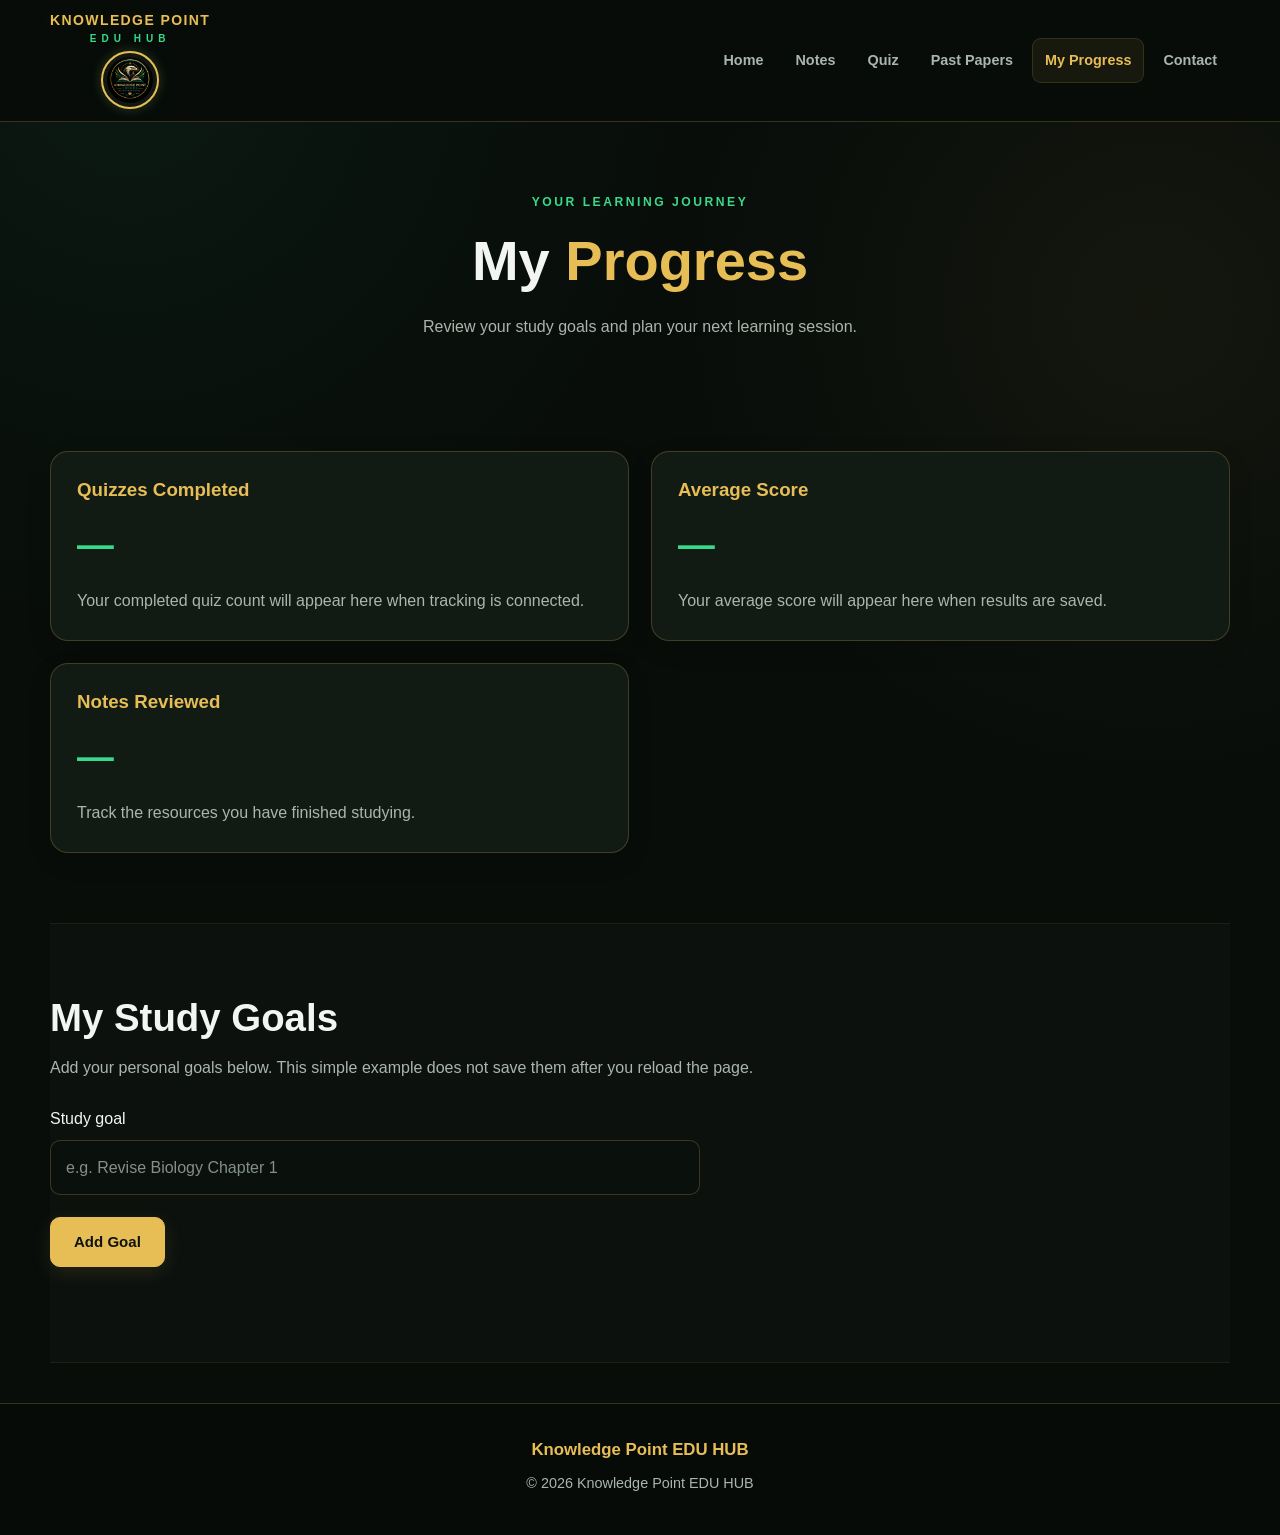
<file: progress.html>
<!DOCTYPE html>
<html lang="en">
<head>
    <meta charset="UTF-8">
    <meta name="viewport" content="width=device-width, initial-scale=1.0">
    <meta name="theme-color" content="#080d0a">
    <title>My Progress | Knowledge Point EDU HUB</title>
    <link rel="stylesheet" href="css/style.css">
    <link rel="stylesheet" href="css/responsive.css">
</head>
<body>
<header class="site-header">
    <nav class="navbar container">
        <a href="index.html" class="logo">
            <span class="logo-text"><span class="logo-title">KNOWLEDGE POINT</span><span class="logo-subtitle">EDU HUB</span></span>
            <span class="logo-circle"><img src="assets/images/logo.png" alt="Knowledge Point Logo" class="logo-image"></span>
        </a>
        <button class="menu-toggle" aria-label="Toggle navigation" aria-expanded="false">☰</button>
        <div class="nav-links">
            <a href="index.html">Home</a><a href="notes.html">Notes</a>
            <a href="quiz.html">Quiz</a><a href="past-papers.html">Past Papers</a>
            <a href="progress.html" class="active">My Progress</a><a href="contact.html">Contact</a>
        </div>
    </nav>
</header>

<main class="container">
    <section class="page-hero">
        <p class="eyebrow">YOUR LEARNING JOURNEY</p>
        <h1>My <span>Progress</span></h1>
        <p>Review your study goals and plan your next learning session.</p>
    </section>

    <section class="section">
        <div class="feature-grid">
            <article class="feature-card">
                <h3>Quizzes Completed</h3>
                <p class="stat-number">—</p>
                <p>Your completed quiz count will appear here when tracking is connected.</p>
            </article>
            <article class="feature-card">
                <h3>Average Score</h3>
                <p class="stat-number">—</p>
                <p>Your average score will appear here when results are saved.</p>
            </article>
            <article class="feature-card">
                <h3>Notes Reviewed</h3>
                <p class="stat-number">—</p>
                <p>Track the resources you have finished studying.</p>
            </article>
        </div>
    </section>

    <section class="section feature-section">
        <h2>My Study Goals</h2>
        <p>Add your personal goals below. This simple example does not save them after you reload the page.</p>

        <form id="goal-form" class="goal-form">
            <label for="goal-input">Study goal</label>
            <input id="goal-input" class="search-input" type="text" placeholder="e.g. Revise Biology Chapter 1" required>
            <button class="btn btn-primary" type="submit">Add Goal</button>
        </form>
        <ul id="goal-list" class="goal-list"></ul>
    </section>
</main>

<footer class="site-footer"><div class="container footer-content">
    <p><strong>Knowledge Point EDU HUB</strong></p>
    <p>© <span class="current-year">2026</span> Knowledge Point EDU HUB</p>
</div></footer>

<script src="js/app.js"></script>
<script>
    const goalForm = document.getElementById('goal-form');
    const goalInput = document.getElementById('goal-input');
    const goalList = document.getElementById('goal-list');

    goalForm.addEventListener('submit', function (event) {
        event.preventDefault();
        const text = goalInput.value.trim();
        if (!text) return;

        const item = document.createElement('li');
        const label = document.createElement('label');
        const checkbox = document.createElement('input');
        checkbox.type = 'checkbox';

        label.append(checkbox, document.createTextNode(' ' + text));
        item.appendChild(label);
        goalList.appendChild(item);

        goalInput.value = '';
        goalInput.focus();
    });
</script>
</body>
</html>
</file>
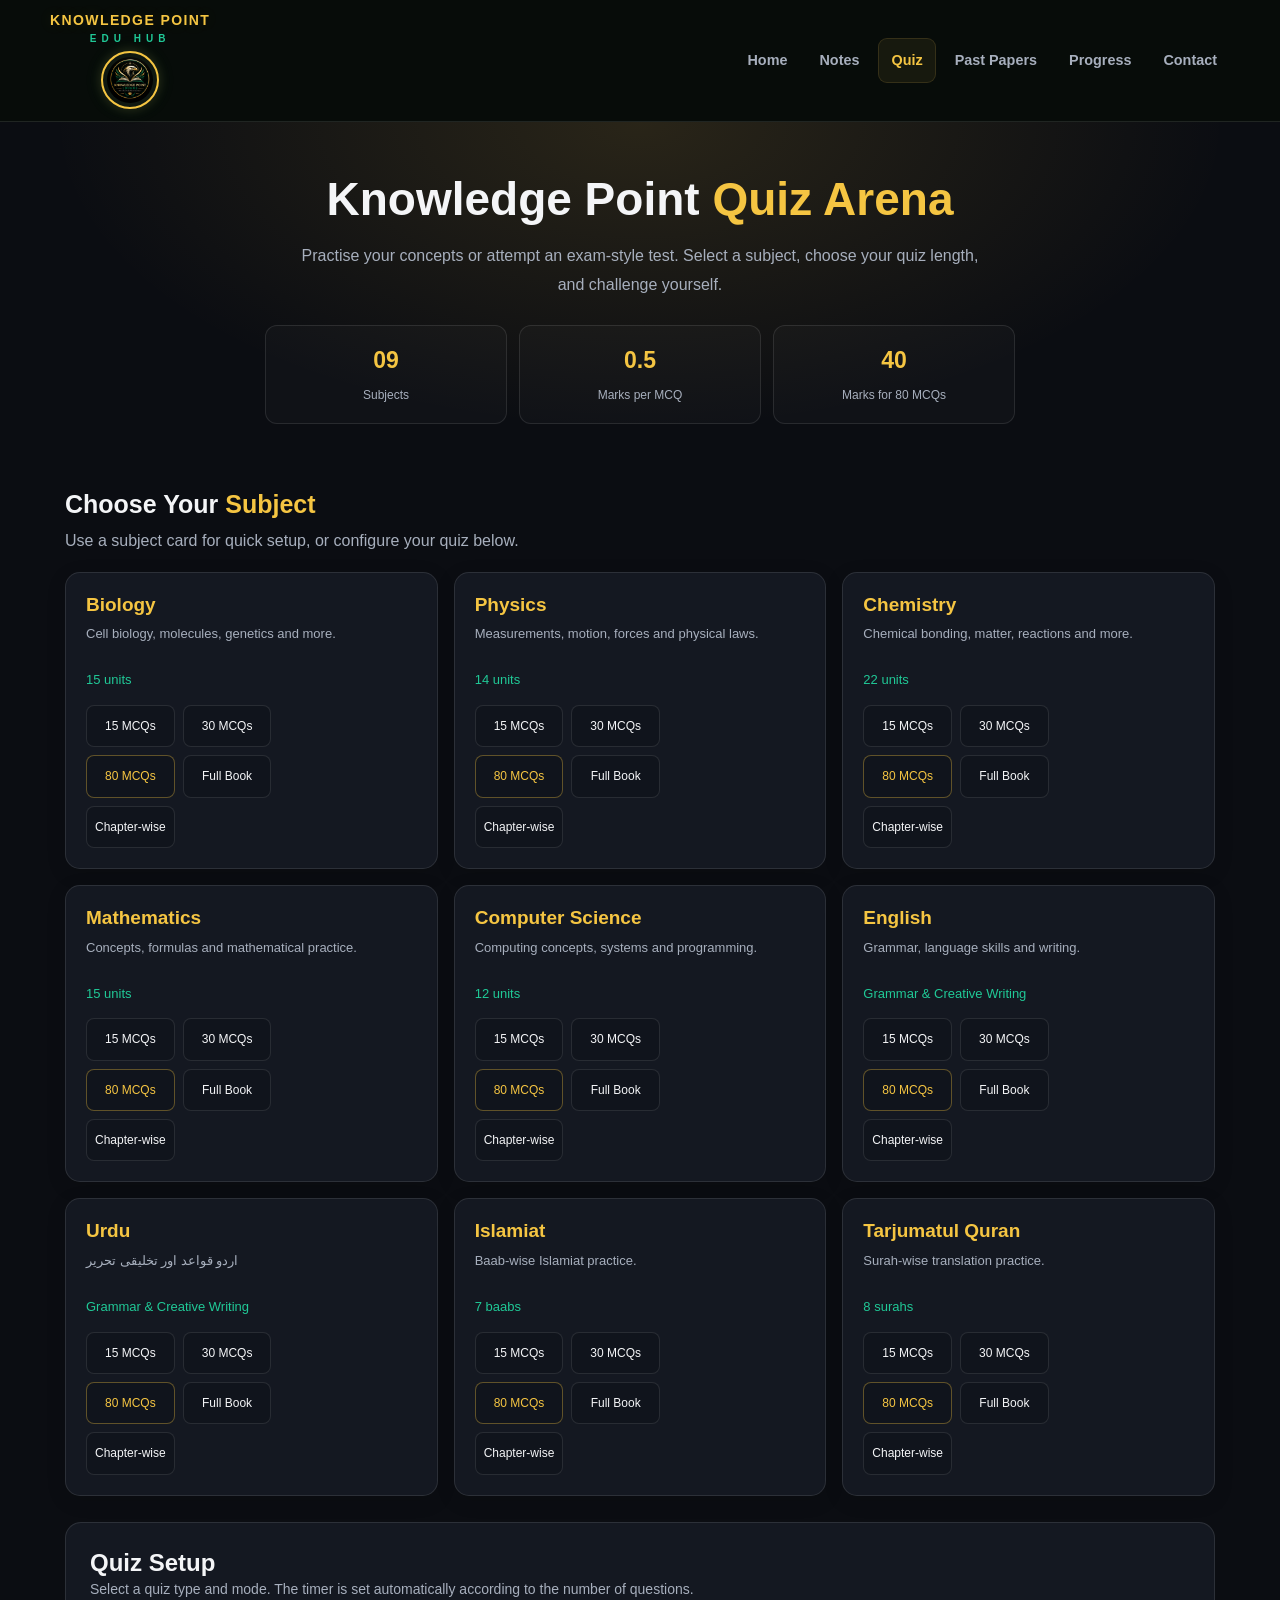
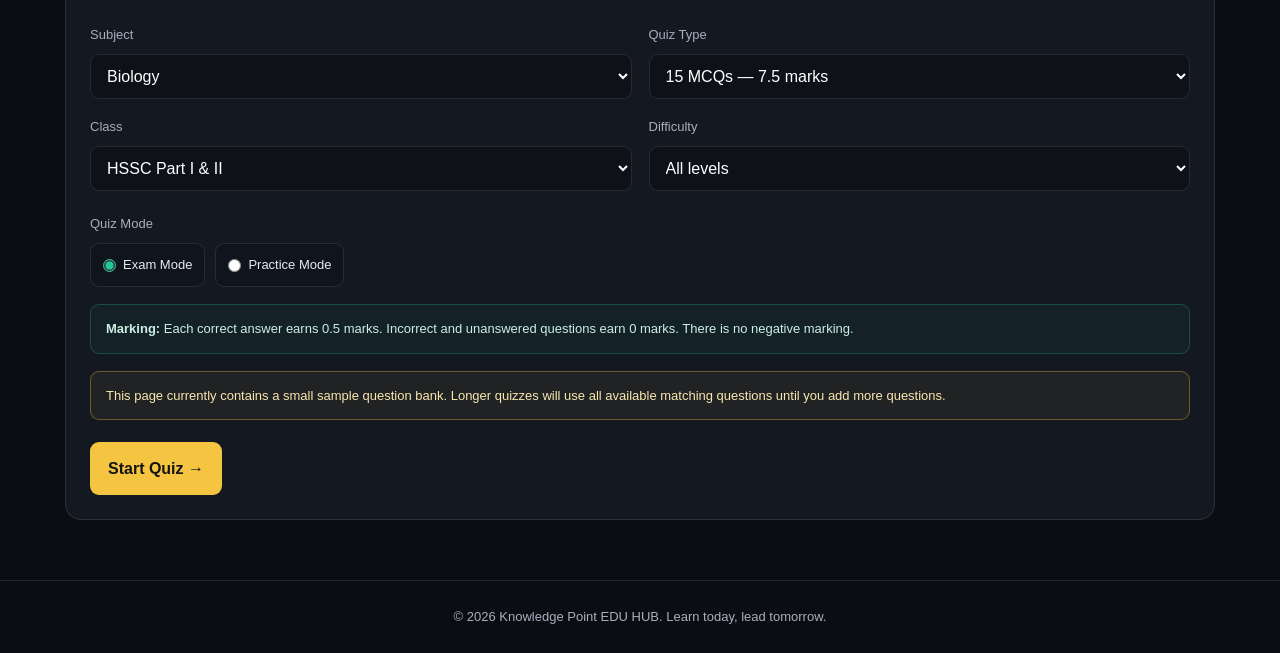
<file: quiz.html>
<!DOCTYPE html>
<html lang="en">
<head>
    <meta charset="UTF-8">
    <meta name="viewport" content="width=device-width, initial-scale=1.0">

    <title>Quiz System | Knowledge Point EDU HUB</title>
    <meta name="description" content="Practice and attempt HSSC subject-wise MCQs, chapter tests, and full-book quizzes on Knowledge Point EDU HUB.">
    <meta name="theme-color" content="#0b0d12">

    <link rel="stylesheet" href="css/style.css">
    <link rel="stylesheet" href="css/responsive.css">

    <style>
        :root {
            --gold: #f5c542;
            --green: #20c997;
            --bg: #0b0d12;
            --card: #141821;
            --card2: #10141c;
            --border: rgba(255,255,255,.10);
            --muted: #a7afbd;
            --danger: #ff6b6b;
        }

        * { box-sizing: border-box; }

        body {
            margin: 0;
            background: var(--bg);
            color: #f4f5f7;
        }

        button, input, select { font: inherit; }

        button { cursor: pointer; }

        .quiz-hero {
            padding: 48px 20px 32px;
            text-align: center;
            background: radial-gradient(ellipse at top, rgba(245,197,66,.13), transparent 65%);
        }

        .quiz-hero h1 {
            margin: 0 0 12px;
            font-size: clamp(30px, 5vw, 46px);
        }

        .quiz-hero h1 span { color: var(--gold); }

        .quiz-hero p {
            max-width: 700px;
            margin: 0 auto;
            color: var(--muted);
            line-height: 1.8;
        }

        .quiz-stats {
            display: grid;
            grid-template-columns: repeat(3, minmax(0,1fr));
            gap: 12px;
            width: min(750px, 100%);
            margin: 26px auto 0;
        }

        .stat {
            padding: 15px 10px;
            border: 1px solid var(--border);
            background: rgba(255,255,255,.025);
            border-radius: 12px;
        }

        .stat strong {
            display: block;
            color: var(--gold);
            font-size: 23px;
        }

        .stat span {
            color: var(--muted);
            font-size: 12px;
        }

        .quiz-container {
            width: min(1150px, 92%);
            margin: 0 auto 60px;
        }

        .section-title {
            margin: 32px 0 18px;
        }

        .section-title h2 {
            font-size: 25px;
            margin: 0 0 8px;
        }

        .section-title p {
            color: var(--muted);
            margin: 0;
            line-height: 1.6;
        }

        .subject-grid {
            display: grid;
            grid-template-columns: repeat(3, minmax(0,1fr));
            gap: 16px;
        }

        .subject-card {
            padding: 20px;
            border: 1px solid var(--border);
            border-radius: 15px;
            background: var(--card);
            transition: border-color .2s, transform .2s;
        }

        .subject-card:hover {
            border-color: rgba(245,197,66,.6);
            transform: translateY(-2px);
        }

        .subject-card h3 {
            margin: 0 0 7px;
            font-size: 19px;
        }

        .subject-card p {
            color: var(--muted);
            font-size: 13px;
            min-height: 38px;
            line-height: 1.5;
            margin: 0 0 15px;
        }

        .subject-actions {
            display: grid;
            grid-template-columns: repeat(2, minmax(0,1fr));
            gap: 8px;
        }

        .small-btn {
            border: 1px solid var(--border);
            background: var(--card2);
            color: #f4f5f7;
            border-radius: 8px;
            padding: 10px 8px;
            font-size: 12px;
            transition: .2s;
        }

        .small-btn:hover {
            border-color: var(--green);
            color: var(--green);
        }

        .small-btn.primary {
            color: var(--gold);
            border-color: rgba(245,197,66,.35);
        }

        .panel {
            background: var(--card);
            border: 1px solid var(--border);
            border-radius: 16px;
            padding: 24px;
            margin-top: 26px;
        }

        .panel h2, .panel h3 { margin-top: 0; }

        .panel-description {
            color: var(--muted);
            line-height: 1.7;
            font-size: 14px;
        }

        .setup-grid {
            display: grid;
            grid-template-columns: repeat(2, minmax(0,1fr));
            gap: 17px;
            margin-top: 22px;
        }

        .field label, .field-label {
            display: block;
            font-size: 13px;
            color: var(--muted);
            margin-bottom: 8px;
        }

        .field select, .field input {
            width: 100%;
            padding: 12px;
            border: 1px solid var(--border);
            border-radius: 9px;
            background: #0e1118;
            color: #fff;
            outline: none;
        }

        .field select:focus, .field input:focus {
            border-color: var(--gold);
        }

        .radio-row {
            display: flex;
            flex-wrap: wrap;
            gap: 10px;
        }

        .radio-option {
            display: flex;
            align-items: center;
            gap: 7px;
            padding: 10px 12px;
            background: var(--card2);
            border: 1px solid var(--border);
            border-radius: 9px;
            color: #e7eaf0;
            font-size: 13px;
        }

        .radio-option input { accent-color: var(--green); }

        .main-btn {
            padding: 13px 18px;
            border: 0;
            border-radius: 9px;
            background: var(--gold);
            color: #141414;
            font-weight: 800;
        }

        .main-btn:hover { filter: brightness(1.05); }

        .secondary-btn {
            padding: 12px 17px;
            border: 1px solid var(--border);
            border-radius: 9px;
            background: transparent;
            color: #f4f5f7;
        }

        .button-row {
            display: flex;
            flex-wrap: wrap;
            gap: 10px;
            margin-top: 22px;
        }

        .notice {
            margin-top: 17px;
            padding: 13px 15px;
            border: 1px solid rgba(32,201,151,.25);
            border-radius: 9px;
            background: rgba(32,201,151,.06);
            color: #ccefe4;
            font-size: 13px;
            line-height: 1.65;
        }

        .notice.warning {
            border-color: rgba(245,197,66,.35);
            background: rgba(245,197,66,.06);
            color: #f7e7b0;
        }

        .hidden { display: none !important; }

        .quiz-topbar {
            display: flex;
            justify-content: space-between;
            align-items: center;
            flex-wrap: wrap;
            gap: 12px;
            margin-bottom: 18px;
        }

        .quiz-topbar h2 {
            font-size: 22px;
            margin: 0;
        }

        .timer {
            padding: 10px 14px;
            border-radius: 9px;
            border: 1px solid rgba(32,201,151,.3);
            background: rgba(32,201,151,.07);
            color: var(--green);
            font-weight: 800;
            font-variant-numeric: tabular-nums;
        }

        .timer.low {
            border-color: rgba(255,107,107,.4);
            background: rgba(255,107,107,.08);
            color: var(--danger);
        }

        .quiz-meta {
            display: flex;
            justify-content: space-between;
            gap: 10px;
            flex-wrap: wrap;
            color: var(--muted);
            font-size: 13px;
            margin: 15px 0;
        }

        .progress-track {
            height: 6px;
            background: #252b36;
            border-radius: 99px;
            overflow: hidden;
            margin-bottom: 22px;
        }

        .progress-fill {
            width: 0;
            height: 100%;
            background: var(--green);
            transition: width .2s;
        }

        .question-box {
            padding: 23px;
            border: 1px solid var(--border);
            border-radius: 13px;
            background: var(--card2);
        }

        .question-number {
            color: var(--green);
            font-size: 13px;
            font-weight: 700;
            margin-bottom: 12px;
        }

        .question-text {
            font-size: clamp(18px, 2.5vw, 22px);
            line-height: 1.6;
            margin: 0 0 22px;
        }

        .options {
            display: grid;
            gap: 11px;
        }

        .option {
            display: flex;
            align-items: flex-start;
            gap: 12px;
            width: 100%;
            padding: 14px;
            text-align: left;
            color: #f4f5f7;
            background: #171c26;
            border: 1px solid var(--border);
            border-radius: 10px;
            line-height: 1.5;
        }

        .option:hover { border-color: var(--green); }

        .option.selected {
            border-color: var(--green);
            background: rgba(32,201,151,.08);
        }

        .option.correct {
            border-color: var(--green);
            background: rgba(32,201,151,.12);
        }

        .option.incorrect {
            border-color: var(--danger);
            background: rgba(255,107,107,.08);
        }

        .option-letter {
            display: grid;
            place-items: center;
            width: 27px;
            height: 27px;
            flex-shrink: 0;
            border-radius: 7px;
            background: rgba(255,255,255,.07);
            font-weight: 800;
            font-size: 12px;
        }

        .feedback {
            margin-top: 15px;
            padding: 13px;
            border-radius: 9px;
            line-height: 1.6;
            font-size: 14px;
        }

        .feedback.correct {
            background: rgba(32,201,151,.08);
            color: #a8f0d9;
        }

        .feedback.incorrect {
            background: rgba(255,107,107,.08);
            color: #ffc1c1;
        }

        .question-navigation {
            display: flex;
            flex-wrap: wrap;
            gap: 8px;
            margin-top: 23px;
        }

        .number-btn {
            width: 39px;
            height: 39px;
            border: 1px solid var(--border);
            border-radius: 8px;
            color: #e8ebf0;
            background: var(--card2);
        }

        .number-btn.answered {
            border-color: var(--green);
            background: rgba(32,201,151,.12);
        }

        .number-btn.current {
            outline: 2px solid var(--gold);
            outline-offset: 1px;
        }

        .number-btn.flagged {
            border-color: var(--gold);
        }

        .nav-legend {
            color: var(--muted);
            font-size: 12px;
            line-height: 1.7;
            margin-top: 10px;
        }

        .results-score {
            font-size: clamp(42px, 8vw, 66px);
            color: var(--gold);
            font-weight: 900;
            margin: 12px 0;
        }

        .results-grid {
            display: grid;
            grid-template-columns: repeat(4, minmax(0,1fr));
            gap: 12px;
            margin: 23px 0;
        }

        .result-stat {
            padding: 15px 10px;
            border: 1px solid var(--border);
            border-radius: 10px;
            text-align: center;
        }

        .result-stat strong {
            display: block;
            font-size: 23px;
            margin-bottom: 5px;
        }

        .result-stat span {
            color: var(--muted);
            font-size: 12px;
        }

        .review-item {
            padding: 17px 0;
            border-top: 1px solid var(--border);
            line-height: 1.65;
        }

        .review-item p { margin: 8px 0; }

        .review-item .answer-good { color: var(--green); }
        .review-item .answer-bad { color: var(--danger); }

        .quiz-footer {
            text-align: center;
            padding: 25px 15px;
            color: var(--muted);
            border-top: 1px solid var(--border);
            font-size: 13px;
        }

        @media (max-width: 900px) {
            .subject-grid { grid-template-columns: repeat(2, minmax(0,1fr)); }
        }

        @media (max-width: 600px) {
            .quiz-hero { padding-top: 35px; }
            .quiz-container { width: 94%; }
            .subject-grid, .setup-grid { grid-template-columns: 1fr; }
            .subject-card p { min-height: 0; }
            .panel { padding: 17px; }
            .question-box { padding: 16px; }
            .results-grid { grid-template-columns: repeat(2, minmax(0,1fr)); }
            .quiz-topbar h2 { font-size: 19px; }
        }
    </style>
</head>

<body>

<header class="site-header">
    <nav class="navbar container">
        <a href="index.html" class="logo">
            <span class="logo-text">
                <span class="logo-title">KNOWLEDGE POINT</span>
                <span class="logo-subtitle">EDU HUB</span>
            </span>
            <span class="logo-circle">
                <img src="assets/images/logo.png" alt="Knowledge Point Logo" class="logo-image">
            </span>
        </a>

        <button class="menu-toggle" id="menuToggle" type="button"
                aria-label="Toggle navigation" aria-expanded="false">☰</button>

        <div class="nav-links" id="navLinks">
            <a href="index.html">Home</a>
            <a href="notes.html">Notes</a>
            <a href="quiz.html" class="active">Quiz</a>
            <a href="past-papers.html">Past Papers</a>
            <a href="progress.html">Progress</a>
            <a href="contact.html">Contact</a>
        </div>
    </nav>
</header>

<section class="quiz-hero">
    <h1>Knowledge Point <span>Quiz Arena</span></h1>
    <p>
        Practise your concepts or attempt an exam-style test.
        Select a subject, choose your quiz length, and challenge yourself.
    </p>

    <div class="quiz-stats">
        <div class="stat"><strong>09</strong><span>Subjects</span></div>
        <div class="stat"><strong>0.5</strong><span>Marks per MCQ</span></div>
        <div class="stat"><strong>40</strong><span>Marks for 80 MCQs</span></div>
    </div>
</section>

<main class="quiz-container">

    <section id="selectionSection">
        <div class="section-title">
            <h2>Choose Your <span style="color:var(--gold)">Subject</span></h2>
            <p>Use a subject card for quick setup, or configure your quiz below.</p>
        </div>

        <div class="subject-grid" id="subjectGrid"></div>

        <section class="panel" id="setupPanel">
            <h2>Quiz Setup</h2>
            <p class="panel-description">
                Select a quiz type and mode. The timer is set automatically
                according to the number of questions.
            </p>

            <form id="setupForm">
                <div class="setup-grid">
                    <div class="field">
                        <label for="subjectSelect">Subject</label>
                        <select id="subjectSelect" required></select>
                    </div>

                    <div class="field">
                        <label for="quizType">Quiz Type</label>
                        <select id="quizType" required>
                            <option value="15">15 MCQs — 7.5 marks</option>
                            <option value="30">30 MCQs — 15 marks</option>
                            <option value="80">80 MCQs — 40 marks</option>
                            <option value="chapter">Chapter-wise quiz</option>
                            <option value="book">Full-book quiz</option>
                        </select>
                    </div>

                    <div class="field hidden" id="chapterField">
                        <label for="chapterSelect">Chapter / Unit</label>
                        <select id="chapterSelect"></select>
                    </div>

                    <div class="field hidden" id="chapterCountField">
                        <label for="chapterCount">Questions in this quiz</label>
                        <select id="chapterCount">
                            <option value="15">15 MCQs</option>
                            <option value="30">30 MCQs</option>
                            <option value="80">80 MCQs</option>
                        </select>
                    </div>

                    <div class="field">
                        <label for="classSelect">Class</label>
                        <select id="classSelect">
                            <option value="both">HSSC Part I &amp; II</option>
                            <option value="11">HSSC Part I / Class 11</option>
                            <option value="12">HSSC Part II / Class 12</option>
                        </select>
                    </div>

                    <div class="field">
                        <label for="difficultySelect">Difficulty</label>
                        <select id="difficultySelect">
                            <option value="all">All levels</option>
                            <option value="easy">Easy</option>
                            <option value="medium">Medium</option>
                            <option value="hard">Hard</option>
                        </select>
                    </div>
                </div>

                <div style="margin-top:22px">
                    <span class="field-label">Quiz Mode</span>
                    <div class="radio-row">
                        <label class="radio-option">
                            <input type="radio" name="mode" value="exam" checked>
                            Exam Mode
                        </label>
                        <label class="radio-option">
                            <input type="radio" name="mode" value="practice">
                            Practice Mode
                        </label>
                    </div>
                </div>

                <div class="notice">
                    <strong>Marking:</strong> Each correct answer earns 0.5 marks.
                    Incorrect and unanswered questions earn 0 marks.
                    There is no negative marking.
                </div>

                <div id="setupNotice" class="notice warning">
                    This page currently contains a small sample question bank.
                    Longer quizzes will use all available matching questions until
                    you add more questions.
                </div>

                <div class="button-row">
                    <button class="main-btn" type="submit">Start Quiz →</button>
                </div>
            </form>
        </section>
    </section>

    <!-- Quiz attempt -->
    <section class="panel hidden" id="quizSection">
        <div class="quiz-topbar">
            <h2 id="quizHeading">Quiz</h2>
            <div class="timer" id="timerDisplay" aria-live="polite">00:00</div>
        </div>

        <div class="quiz-meta">
            <span id="questionCounter">Question 1 of 1</span>
            <span id="answeredCounter">Answered: 0</span>
            <span id="marksLabel">0.5 marks per question</span>
        </div>

        <div class="progress-track">
            <div class="progress-fill" id="progressFill"></div>
        </div>

        <div class="question-box">
            <div class="question-number" id="questionNumber"></div>
            <h3 class="question-text" id="questionText"></h3>
            <div class="options" id="optionsContainer"></div>
            <div id="feedback" class="hidden" aria-live="polite"></div>

            <div class="button-row">
                <button type="button" class="secondary-btn" id="prevBtn">← Previous</button>
                <button type="button" class="secondary-btn" id="nextBtn">Next →</button>
                <button type="button" class="secondary-btn" id="flagBtn">☆ Mark for Review</button>
            </div>
        </div>

        <div class="panel" style="padding:18px;margin-top:18px">
            <h3 style="margin-bottom:8px">Question Navigator</h3>
            <p class="panel-description">Select a number to jump to that question.</p>
            <div class="question-navigation" id="questionNavigation"></div>
            <p class="nav-legend">
                Green border = answered. Gold outline = current question.
                Gold border = marked for review.
            </p>
        </div>

        <div class="button-row">
            <button type="button" class="main-btn" id="submitBtn">Submit Quiz</button>
            <button type="button" class="secondary-btn" id="cancelQuizBtn">Cancel Quiz</button>
        </div>
    </section>

    <!-- Results -->
    <section class="panel hidden" id="resultsSection">
        <div class="section-title" style="margin-top:0">
            <h2>Quiz <span style="color:var(--gold)">Results</span></h2>
            <p id="resultSubtitle"></p>
        </div>

        <div class="results-score" id="scoreDisplay">0 / 0</div>
        <p id="percentageDisplay"></p>

        <div class="results-grid">
            <div class="result-stat"><strong id="correctCount" style="color:var(--green)">0</strong><span>Correct</span></div>
            <div class="result-stat"><strong id="wrongCount" style="color:var(--danger)">0</strong><span>Incorrect</span></div>
            <div class="result-stat"><strong id="unansweredCount">0</strong><span>Unanswered</span></div>
            <div class="result-stat"><strong id="totalCount">0</strong><span>Total MCQs</span></div>
        </div>

        <div id="resultNotice" class="notice"></div>

        <div class="button-row">
            <button type="button" class="main-btn" id="reviewBtn">Review Answers</button>
            <button type="button" class="secondary-btn" id="newQuizBtn">Start Another Quiz</button>
        </div>

        <div id="reviewContainer" class="hidden" style="margin-top:28px">
            <h3>Answer Review</h3>
            <div id="reviewList"></div>
        </div>
    </section>

</main>

<footer class="quiz-footer">
    <p>&copy; <span id="currentYear"></span> Knowledge Point EDU HUB. Learn today, lead tomorrow.</p>
</footer>

<script>
"use strict";

/*
  SAMPLE QUESTION BANK
  Add more question objects to this array as your question bank grows.

  Every question needs:
  id, subject, chapter, classLevel, difficulty, question, options,
  answer (zero-based option index), and explanation.
*/

const QUESTION_BANK = [
    // BIOLOGY
    {
        id:"bio01", subject:"biology", chapter:"1", classLevel:"11", difficulty:"easy",
        question:"Which molecule stores hereditary information in most living organisms?",
        options:["ATP","DNA","Glucose","Cellulose"], answer:1,
        explanation:"DNA stores hereditary information in most living organisms."
    },
    {
        id:"bio02", subject:"biology", chapter:"2", classLevel:"11", difficulty:"medium",
        question:"Which type of bond joins amino acids in a polypeptide chain?",
        options:["Glycosidic bond","Hydrogen bond","Peptide bond","Phosphodiester bond"], answer:2,
        explanation:"A peptide bond links the amino group of one amino acid to the carboxyl group of another."
    },
    {
        id:"bio03", subject:"biology", chapter:"3", classLevel:"11", difficulty:"easy",
        question:"Which organelle is the main site of aerobic respiration in eukaryotic cells?",
        options:["Ribosome","Golgi apparatus","Mitochondrion","Lysosome"], answer:2,
        explanation:"Mitochondria are the main site of aerobic respiration in eukaryotic cells."
    },

    // PHYSICS
    {
        id:"phy01", subject:"physics", chapter:"1", classLevel:"11", difficulty:"easy",
        question:"What is the SI unit of force?",
        options:["Joule","Newton","Watt","Pascal"], answer:1,
        explanation:"Force is measured in newtons (N), equivalent to kg m s⁻²."
    },
    {
        id:"phy02", subject:"physics", chapter:"2", classLevel:"11", difficulty:"medium",
        question:"The slope of a displacement-time graph represents:",
        options:["Acceleration","Force","Velocity","Momentum"], answer:2,
        explanation:"The slope gives change in displacement divided by change in time, which is velocity."
    },
    {
        id:"phy03", subject:"physics", chapter:"3", classLevel:"11", difficulty:"medium",
        question:"Centripetal acceleration is directed:",
        options:["Away from the centre","Towards the centre","Along the tangent","Opposite to velocity in all cases"], answer:1,
        explanation:"Centripetal acceleration points towards the centre of the circular path."
    },

    // CHEMISTRY
    {
        id:"chem01", subject:"chemistry", chapter:"1", classLevel:"11", difficulty:"easy",
        question:"One mole of a substance contains approximately:",
        options:["3.00 × 10⁸ particles","6.022 × 10²³ particles","9.81 particles","1.00 × 10³ particles"], answer:1,
        explanation:"The Avogadro constant is approximately 6.022 × 10²³ mol⁻¹."
    },
    {
        id:"chem02", subject:"chemistry", chapter:"2", classLevel:"11", difficulty:"medium",
        question:"What is the molecular geometry of methane (CH₄)?",
        options:["Linear","Trigonal planar","Tetrahedral","Bent"], answer:2,
        explanation:"Four bonding pairs around carbon arrange themselves tetrahedrally."
    },
    {
        id:"chem03", subject:"chemistry", chapter:"3", classLevel:"11", difficulty:"medium",
        question:"Which type of bond results from sharing electron pairs between atoms?",
        options:["Ionic bond","Covalent bond","Metallic bond","Hydrogen bond"], answer:1,
        explanation:"A covalent bond involves sharing one or more pairs of electrons."
    },

    // MATHEMATICS
    {
        id:"math01", subject:"mathematics", chapter:"1", classLevel:"11", difficulty:"easy",
        question:"What is the derivative of x² with respect to x?",
        options:["x","2x","x³","2"], answer:1,
        explanation:"Using the power rule, d(x²)/dx = 2x."
    },
    {
        id:"math02", subject:"mathematics", chapter:"2", classLevel:"11", difficulty:"medium",
        question:"If sin θ = 0 and θ is between 0° and 180°, which value is possible?",
        options:["30°","45°","90°","None of these"], answer:3,
        explanation:"Within the open interval from 0° to 180°, sine is positive; the endpoint 180° is excluded."
    },
    {
        id:"math03", subject:"mathematics", chapter:"3", classLevel:"11", difficulty:"easy",
        question:"What is the value of log₁₀(100)?",
        options:["1","2","10","100"], answer:1,
        explanation:"Because 10² = 100, log₁₀(100) = 2."
    },

    // COMPUTER SCIENCE
    {
        id:"cs01", subject:"computer", chapter:"1", classLevel:"11", difficulty:"easy",
        question:"Which component executes program instructions?",
        options:["Monitor","CPU","Keyboard","Printer"], answer:1,
        explanation:"The central processing unit executes instructions and coordinates processing."
    },
    {
        id:"cs02", subject:"computer", chapter:"2", classLevel:"11", difficulty:"medium",
        question:"Which number system uses only 0 and 1?",
        options:["Decimal","Octal","Binary","Hexadecimal"], answer:2,
        explanation:"The binary number system uses the two digits 0 and 1."
    },
    {
        id:"cs03", subject:"computer", chapter:"3", classLevel:"11", difficulty:"easy",
        question:"Which of these is an example of an input device?",
        options:["Monitor","Speaker","Keyboard","Projector"], answer:2,
        explanation:"A keyboard is used to enter data and commands into a computer."
    },

    // ENGLISH
    {
        id:"eng01", subject:"english", chapter:"grammar", classLevel:"both", difficulty:"easy",
        question:"Choose the grammatically correct sentence.",
        options:[
            "She go to school every day.",
            "She goes to school every day.",
            "She going to school every day.",
            "She gone to school every day."
        ], answer:1,
        explanation:"In the simple present tense, a third-person singular subject takes a verb ending in -s or -es."
    },
    {
        id:"eng02", subject:"english", chapter:"grammar", classLevel:"both", difficulty:"medium",
        question:"Identify the adjective in: 'The diligent student completed the task.'",
        options:["student","completed","diligent","task"], answer:2,
        explanation:"Diligent describes the noun student, so it is an adjective."
    },
    {
        id:"eng03", subject:"english", chapter:"creative-writing", classLevel:"both", difficulty:"easy",
        question:"Which feature is most important in a formal report?",
        options:["Unrelated jokes","Clear organization and factual information","Informal slang throughout","Unverified rumours"], answer:1,
        explanation:"A formal report should present relevant, organized, and factual information."
    },

    // URDU
    {
        id:"urdu01", subject:"urdu", chapter:"grammar", classLevel:"both", difficulty:"easy",
        question:"اردو قواعد میں اسم کس کو کہتے ہیں؟",
        options:["کام کو","نام کو","صفت کو","حرف کو"], answer:1,
        explanation:"اسم کسی شخص، جگہ، چیز یا کیفیت کے نام کو کہتے ہیں۔"
    },
    {
        id:"urdu02", subject:"urdu", chapter:"grammar", classLevel:"both", difficulty:"medium",
        question:"لفظ 'خوبصورت' قواعد کی رو سے کیا ہے؟",
        options:["اسم","فعل","صفت","حرف"], answer:2,
        explanation:"خوبصورت کسی اسم کی خوبی یا وصف بیان کرتا ہے، اس لیے یہ صفت ہے۔"
    },
    {
        id:"urdu03", subject:"urdu", chapter:"creative-writing", classLevel:"both", difficulty:"easy",
        question:"درخواست لکھتے وقت کون سی چیز ضروری ہے؟",
        options:["غیر رسمی زبان","مناسب عنوان اور مؤدبانہ انداز","غیر متعلقہ اشعار","صرف ایک لفظ"], answer:1,
        explanation:"درخواست میں مناسب عنوان، واضح مقصد اور مؤدبانہ زبان اہم ہیں۔"
    },

    // ISLAMIAT
    {
        id:"isl01", subject:"islamiat", chapter:"1", classLevel:"both", difficulty:"easy",
        question:"اسلام کے بنیادی ارکان کی تعداد کتنی ہے؟",
        options:["تین","چار","پانچ","چھ"], answer:2,
        explanation:"اسلام کے پانچ بنیادی ارکان ہیں۔"
    },
    {
        id:"isl02", subject:"islamiat", chapter:"2", classLevel:"both", difficulty:"easy",
        question:"مسلمان دن میں کتنی فرض نمازیں ادا کرتے ہیں؟",
        options:["تین","چار","پانچ","چھ"], answer:2,
        explanation:"روزانہ پانچ فرض نمازیں ادا کی جاتی ہیں۔"
    },
    {
        id:"isl03", subject:"islamiat", chapter:"3", classLevel:"both", difficulty:"medium",
        question:"قرآن مجید کس زبان میں نازل ہوا؟",
        options:["فارسی","عربی","عبرانی","اردو"], answer:1,
        explanation:"قرآن مجید عربی زبان میں نازل ہوا۔"
    },

    // TARJUMATUL QURAN
    {
        id:"tarjuma01", subject:"tarjuma", chapter:"1", classLevel:"both", difficulty:"easy",
        question:"سورۃ الفاتحہ قرآن مجید کی کون سی سورت ہے؟",
        options:["پہلی","دوسری","تیسری","چوتھی"], answer:0,
        explanation:"سورۃ الفاتحہ قرآن مجید کی پہلی سورت ہے۔"
    },
    {
        id:"tarjuma02", subject:"tarjuma", chapter:"2", classLevel:"both", difficulty:"easy",
        question:"قرآن مجید کی سب سے طویل سورت کون سی ہے؟",
        options:["آل عمران","البقرہ","النساء","المائدہ"], answer:1,
        explanation:"سورۃ البقرہ قرآن مجید کی سب سے طویل سورت ہے۔"
    },
    {
        id:"tarjuma03", subject:"tarjuma", chapter:"3", classLevel:"both", difficulty:"medium",
        question:"قرآن مجید میں کتنی سورتیں ہیں؟",
        options:["110","112","114","116"], answer:2,
        explanation:"قرآن مجید میں 114 سورتیں ہیں۔"
    }
];

const SUBJECTS = [
    {id:"biology", name:"Biology", count:15, type:"Unit", description:"Cell biology, molecules, genetics and more."},
    {id:"physics", name:"Physics", count:14, type:"Unit", description:"Measurements, motion, forces and physical laws."},
    {id:"chemistry", name:"Chemistry", count:22, type:"Unit", description:"Chemical bonding, matter, reactions and more."},
    {id:"mathematics", name:"Mathematics", count:15, type:"Unit", description:"Concepts, formulas and mathematical practice."},
    {id:"computer", name:"Computer Science", count:12, type:"Unit", description:"Computing concepts, systems and programming."},
    {id:"english", name:"English", categories:[["grammar","Grammar"],["creative-writing","Creative Writing"]], description:"Grammar, language skills and writing."},
    {id:"urdu", name:"Urdu", categories:[["grammar","Grammar"],["creative-writing","Creative Writing"]], description:"اردو قواعد اور تخلیقی تحریر"},
    {id:"islamiat", name:"Islamiat", count:7, type:"Baab", description:"Baab-wise Islamiat practice."},
    {id:"tarjuma", name:"Tarjumatul Quran", count:8, type:"Surah", description:"Surah-wise translation practice."}
];

const $ = id => document.getElementById(id);

const selectionSection = $("selectionSection");
const quizSection = $("quizSection");
const resultsSection = $("resultsSection");
const subjectSelect = $("subjectSelect");
const quizType = $("quizType");
const chapterSelect = $("chapterSelect");
const chapterField = $("chapterField");
const chapterCountField = $("chapterCountField");

let currentQuestions = [];
let currentIndex = 0;
let answers = {};
let flagged = new Set();
let quizMode = "exam";
let timerInterval = null;
let secondsRemaining = 0;
let quizFinished = false;
let quizInfo = {};
let reviewOnly = false;

function shuffle(array) {
    const copy = [...array];
    for (let i = copy.length - 1; i > 0; i--) {
        const j = Math.floor(Math.random() * (i + 1));
        [copy[i], copy[j]] = [copy[j], copy[i]];
    }
    return copy;
}

function getSubject(id) {
    return SUBJECTS.find(subject => subject.id === id);
}

function getChapterLabel(subject, chapter) {
    if (subject.categories) {
        const category = subject.categories.find(item => item[0] === chapter);
        return category ? category[1] : chapter;
    }

    return subject.type + " No. " + String(chapter).padStart(2, "0");
}

function buildSubjectCards() {
    const grid = $("subjectGrid");
    grid.innerHTML = "";

    SUBJECTS.forEach(subject => {
        const card = document.createElement("article");
        card.className = "subject-card";

        const countText = subject.count
            ? subject.count + " " + subject.type.toLowerCase() + "s"
            : "Grammar & Creative Writing";

        card.innerHTML = `
            <h3>${subject.name}</h3>
            <p>${subject.description}</p>
            <p style="min-height:0;margin-top:-7px;color:var(--green)">
                ${countText}
            </p>
            <div class="subject-actions">
                <button class="small-btn" data-subject="${subject.id}" data-type="15">15 MCQs</button>
                <button class="small-btn" data-subject="${subject.id}" data-type="30">30 MCQs</button>
                <button class="small-btn primary" data-subject="${subject.id}" data-type="80">80 MCQs</button>
                <button class="small-btn" data-subject="${subject.id}" data-type="book">Full Book</button>
                <button class="small-btn" data-subject="${subject.id}" data-type="chapter">Chapter-wise</button>
            </div>
        `;

        grid.appendChild(card);
    });

    grid.querySelectorAll("button").forEach(button => {
        button.addEventListener("click", () => {
            subjectSelect.value = button.dataset.subject;
            quizType.value = button.dataset.type;
            updateChapterOptions();
            $("setupPanel").scrollIntoView({behavior:"smooth", block:"start"});
        });
    });
}

function buildSubjectSelect() {
    subjectSelect.innerHTML = "";

    SUBJECTS.forEach(subject => {
        const option = document.createElement("option");
        option.value = subject.id;
        option.textContent = subject.name;
        subjectSelect.appendChild(option);
    });
}

function updateChapterOptions() {
    const subject = getSubject(subjectSelect.value);
    chapterSelect.innerHTML = "";

    if (subject.categories) {
        subject.categories.forEach(category => {
            const option = document.createElement("option");
            option.value = category[0];
            option.textContent = category[1];
            chapterSelect.appendChild(option);
        });
    } else {
        for (let i = 1; i <= subject.count; i++) {
            const option = document.createElement("option");
            option.value = String(i);
            option.textContent = getChapterLabel(subject, String(i));
            chapterSelect.appendChild(option);
        }
    }

    const chapterMode = quizType.value === "chapter";
    chapterField.classList.toggle("hidden", !chapterMode);
    chapterCountField.classList.toggle("hidden", !chapterMode);
}

function getRequestedCount() {
    if (quizType.value === "chapter") {
        return Number($("chapterCount").value);
    }

    if (quizType.value === "book") {
        return Infinity;
    }

    return Number(quizType.value);
}

function getMatchingQuestions() {
    const subjectId = subjectSelect.value;
    const subject = getSubject(subjectId);
    const classChoice = $("classSelect").value;
    const difficulty = $("difficultySelect").value;

    let questions = QUESTION_BANK.filter(question => question.subject === subjectId);

    if (quizType.value === "chapter") {
        const chapter = chapterSelect.value;
        questions = questions.filter(question => question.chapter === chapter);
    }

    if (classChoice !== "both") {
        questions = questions.filter(question =>
            question.classLevel === classChoice || question.classLevel === "both"
        );
    }

    if (difficulty !== "all") {
        questions = questions.filter(question => question.difficulty === difficulty);
    }

    return {questions, subject};
}

function getRequestedQuizLabel() {
    if (quizType.value === "chapter") {
        return getChapterLabel(getSubject(subjectSelect.value), chapterSelect.value);
    }
    if (quizType.value === "book") return "Full Book";
    return quizType.value + " MCQs";
}

$("setupForm").addEventListener("submit", event => {
    event.preventDefault();

    const {questions, subject} = getMatchingQuestions();
    const requestedCount = getRequestedCount();

    if (questions.length === 0) {
        alert("No sample questions match these settings. Try another chapter, class, or difficulty.");
        return;
    }

    currentQuestions = shuffle(questions).slice(0, requestedCount);
    currentIndex = 0;
    answers = {};
    flagged = new Set();
    quizFinished = false;
    reviewOnly = false;
    quizMode = document.querySelector('input[name="mode"]:checked').value;

    quizInfo = {
        subject: subject.name,
        subjectId: subject.id,
        type: getRequestedQuizLabel(),
        requestedCount,
        actualCount: currentQuestions.length,
        mode: quizMode
    };

    // 30 seconds per question. Minimum timer is 1 minute.
    secondsRemaining = Math.max(60, currentQuestions.length * 30);

    $("quizHeading").textContent = subject.name + " — " + quizInfo.type;
    $("marksLabel").textContent = "0.5 marks per question";
    $("quizSection").classList.remove("hidden");
    $("resultsSection").classList.add("hidden");
    selectionSection.classList.add("hidden");

    const setupNotice = $("setupNotice");
    if (currentQuestions.length < requestedCount) {
        setupNotice.textContent =
            "This sample bank has " + currentQuestions.length +
            " matching question(s), but you requested " + requestedCount +
            ". The quiz will use the available questions. Add more questions to reach the requested length.";
    }

    renderQuestion();
    renderNavigator();
    updateTimerDisplay();
    startTimer();

    window.scrollTo({top:0, behavior:"smooth"});
});

function startTimer() {
    clearInterval(timerInterval);

    timerInterval = setInterval(() => {
        if (quizFinished || reviewOnly) return;

        secondsRemaining--;
        updateTimerDisplay();

        if (secondsRemaining <= 0) {
            clearInterval(timerInterval);
            alert("Time is over. Your quiz will now be submitted.");
            finishQuiz(true);
        }
    }, 1000);
}

function updateTimerDisplay() {
    const minutes = Math.floor(Math.max(0, secondsRemaining) / 60);
    const seconds = Math.max(0, secondsRemaining) % 60;

    $("timerDisplay").textContent =
        String(minutes).padStart(2,"0") + ":" + String(seconds).padStart(2,"0");

    $("timerDisplay").classList.toggle("low", secondsRemaining <= 60);
}

function renderQuestion() {
    const question = currentQuestions[currentIndex];
    if (!question) return;

    $("questionCounter").textContent =
        "Question " + (currentIndex + 1) + " of " + currentQuestions.length;

    $("answeredCounter").textContent =
        "Answered: " + Object.keys(answers).length;

    $("questionNumber").textContent =
        "QUESTION " + String(currentIndex + 1).padStart(2,"0");

    $("questionText").textContent = question.question;
    $("progressFill").style.width =
        ((currentIndex + 1) / currentQuestions.length * 100) + "%";

    $("prevBtn").disabled = currentIndex === 0;
    $("nextBtn").disabled = currentIndex === currentQuestions.length - 1;

    const optionsContainer = $("optionsContainer");
    optionsContainer.innerHTML = "";

    question.options.forEach((optionText, optionIndex) => {
        const button = document.createElement("button");
        button.type = "button";
        button.className = "option";
        button.innerHTML =
            '<span class="option-letter">' + String.fromCharCode(65 + optionIndex) +
            '</span><span></span>';
        button.querySelector("span:last-child").textContent = optionText;

        if (answers[question.id] === optionIndex) {
            button.classList.add("selected");
        }

        if (quizMode === "practice" && answers[question.id] !== undefined) {
            if (optionIndex === question.answer) {
                button.classList.add("correct");
            } else if (answers[question.id] === optionIndex) {
                button.classList.add("incorrect");
            }
        }

        button.disabled = quizFinished || reviewOnly ||
            (quizMode === "practice" && answers[question.id] !== undefined);

        button.addEventListener("click", () => selectAnswer(optionIndex));
        optionsContainer.appendChild(button);
    });

    const feedback = $("feedback");
    feedback.className = "hidden";
    feedback.textContent = "";

    if (quizMode === "practice" && answers[question.id] !== undefined) {
        const isCorrect = answers[question.id] === question.answer;
        feedback.className = "feedback " + (isCorrect ? "correct" : "incorrect");
        feedback.textContent =
            (isCorrect ? "Correct! " : "Not quite. ") +
            "Answer: " + question.options[question.answer] +
            (question.explanation ? " — " + question.explanation : "");
    }

    $("flagBtn").textContent = flagged.has(question.id)
        ? "★ Marked for Review" : "☆ Mark for Review";

    renderNavigator();
}

function selectAnswer(optionIndex) {
    if (quizFinished || reviewOnly) return;

    const question = currentQuestions[currentIndex];
    if (quizMode === "practice" && answers[question.id] !== undefined) return;

    answers[question.id] = optionIndex;

    renderQuestion();
}

function renderNavigator() {
    const navigation = $("questionNavigation");
    navigation.innerHTML = "";

    currentQuestions.forEach((question, index) => {
        const button = document.createElement("button");
        button.type = "button";
        button.className = "number-btn";
        button.textContent = index + 1;
        button.setAttribute("aria-label", "Go to question " + (index + 1));

        if (answers[question.id] !== undefined) button.classList.add("answered");
        if (index === currentIndex) button.classList.add("current");
        if (flagged.has(question.id)) button.classList.add("flagged");

        button.addEventListener("click", () => {
            currentIndex = index;
            renderQuestion();
        });

        navigation.appendChild(button);
    });
}

$("prevBtn").addEventListener("click", () => {
    if (currentIndex > 0) {
        currentIndex--;
        renderQuestion();
    }
});

$("nextBtn").addEventListener("click", () => {
    if (currentIndex < currentQuestions.length - 1) {
        currentIndex++;
        renderQuestion();
    }
});

$("flagBtn").addEventListener("click", () => {
    const id = currentQuestions[currentIndex].id;

    if (flagged.has(id)) flagged.delete(id);
    else flagged.add(id);

    renderQuestion();
});

$("submitBtn").addEventListener("click", () => {
    const unanswered = currentQuestions.filter(q => answers[q.id] === undefined).length;

    const message = unanswered > 0
        ? "You have " + unanswered + " unanswered question(s). Submit anyway?"
        : "Are you sure you want to submit your quiz?";

    if (confirm(message)) finishQuiz(false);
});

$("cancelQuizBtn").addEventListener("click", () => {
    if (confirm("Cancel this quiz? Your current answers will not be saved.")) {
        clearInterval(timerInterval);
        quizFinished = true;
        quizSection.classList.add("hidden");
        selectionSection.classList.remove("hidden");
        window.scrollTo({top:0, behavior:"smooth"});
    }
});

function finishQuiz(timeExpired) {
    if (quizFinished) return;

    quizFinished = true;
    clearInterval(timerInterval);

    const correct = currentQuestions.filter(q => answers[q.id] === q.answer).length;
    const answered = currentQuestions.filter(q => answers[q.id] !== undefined).length;
    const wrong = answered - correct;
    const unanswered = currentQuestions.length - answered;
    const score = correct * 0.5;
    const maximum = currentQuestions.length * 0.5;
    const percentage = maximum ? (score / maximum) * 100 : 0;

    $("scoreDisplay").textContent =
        score.toFixed(1).replace(/\.0$/, "") + " / " +
        maximum.toFixed(1).replace(/\.0$/, "");

    $("percentageDisplay").textContent =
        "Percentage: " + percentage.toFixed(1) + "%";

    $("correctCount").textContent = correct;
    $("wrongCount").textContent = wrong;
    $("unansweredCount").textContent = unanswered;
    $("totalCount").textContent = currentQuestions.length;

    $("resultSubtitle").textContent =
        quizInfo.subject + " · " + quizInfo.type + " · " +
        (quizInfo.mode === "exam" ? "Exam Mode" : "Practice Mode");

    $("resultNotice").textContent =
        (timeExpired ? "Time expired. " : "") +
        "Each correct answer earns 0.5 marks. No negative marking. " +
        "Results are calculated from this attempt; they are not saved to an account yet.";

    quizSection.classList.add("hidden");
    resultsSection.classList.remove("hidden");
    $("reviewContainer").classList.add("hidden");
    $("reviewBtn").textContent = "Review Answers";

    window.scrollTo({top:0, behavior:"smooth"});
}

$("reviewBtn").addEventListener("click", () => {
    const reviewContainer = $("reviewContainer");

    if (!reviewContainer.classList.contains("hidden")) {
        reviewContainer.classList.add("hidden");
        $("reviewBtn").textContent = "Review Answers";
        return;
    }

    const list = $("reviewList");
    list.innerHTML = "";

    currentQuestions.forEach((question, index) => {
        const selected = answers[question.id];
        const correct = selected === question.answer;
        const item = document.createElement("article");
        item.className = "review-item";

        const heading = document.createElement("strong");
        heading.textContent = (index + 1) + ". " + question.question;
        item.appendChild(heading);

        const yourAnswer = document.createElement("p");
        yourAnswer.className = correct ? "answer-good" : "answer-bad";
        yourAnswer.textContent = "Your answer: " +
            (selected === undefined ? "Not answered" : question.options[selected]);
        item.appendChild(yourAnswer);

        const correctAnswer = document.createElement("p");
        correctAnswer.className = "answer-good";
        correctAnswer.textContent = "Correct answer: " + question.options[question.answer];
        item.appendChild(correctAnswer);

        if (question.explanation) {
            const explanation = document.createElement("p");
            explanation.style.color = "var(--muted)";
            explanation.textContent = "Explanation: " + question.explanation;
            item.appendChild(explanation);
        }

        list.appendChild(item);
    });

    reviewContainer.classList.remove("hidden");
    $("reviewBtn").textContent = "Hide Answer Review";
});

$("newQuizBtn").addEventListener("click", () => {
    resultsSection.classList.add("hidden");
    selectionSection.classList.remove("hidden");
    $("reviewContainer").classList.add("hidden");
    window.scrollTo({top:0, behavior:"smooth"});
});

quizType.addEventListener("change", updateChapterOptions);
subjectSelect.addEventListener("change", updateChapterOptions);

$("currentYear").textContent = new Date().getFullYear();

const menuToggle = $("menuToggle");
const navLinks = $("navLinks");

menuToggle.addEventListener("click", () => {
    const isOpen = navLinks.classList.toggle("open");
    menuToggle.setAttribute("aria-expanded", String(isOpen));
    menuToggle.textContent = isOpen ? "✕" : "☰";
});

navLinks.querySelectorAll("a").forEach(link => {
    link.addEventListener("click", () => {
        navLinks.classList.remove("open");
        menuToggle.setAttribute("aria-expanded", "false");
        menuToggle.textContent = "☰";
    });
});

buildSubjectCards();
buildSubjectSelect();
updateChapterOptions();
</script>

</body>
</html>
</file>
<file: css/style.css>
/* =====================================================
   KNOWLEDGE POINT EDU HUB
   Main stylesheet
   Theme: Black + Gold + Green
   ===================================================== */

/* ---------- 1. GLOBAL SETTINGS ---------- */

:root {
    --bg: #080d0a;
    --bg-soft: #0d1510;
    --surface: #111b14;
    --surface-hover: #17251a;
    --gold: #e7bd55;
    --gold-light: #ffdc83;
    --green: #39d98a;
    --green-dark: #1ba968;
    --text: #f3f5f3;
    --muted: #aab6ad;
    --border: rgba(231, 189, 85, 0.22);
    --green-border: rgba(57, 217, 138, 0.22);
    --shadow: 0 12px 35px rgba(0, 0, 0, 0.28);
    --radius: 18px;
    --container: 1180px;
}

* {
    box-sizing: border-box;
    margin: 0;
    padding: 0;
}

html {
    scroll-behavior: smooth;
    scroll-padding-top: 130px;
}

body {
    min-height: 100vh;
    overflow-x: hidden;
    background:
        radial-gradient(
            circle at 10% 5%,
            rgba(57, 217, 138, 0.055),
            transparent 30%
        ),
        radial-gradient(
            circle at 90% 20%,
            rgba(231, 189, 85, 0.055),
            transparent 28%
        ),
        var(--bg);
    color: var(--text);
    font-family: "Segoe UI", Arial, sans-serif;
    font-size: 16px;
    line-height: 1.7;
}

img {
    max-width: 100%;
}

a {
    color: inherit;
    text-decoration: none;
}

button,
input,
textarea,
select {
    font: inherit;
}

button,
a,
input,
textarea,
select {
    -webkit-tap-highlight-color: transparent;
}

button {
    cursor: pointer;
}

button:focus-visible,
a:focus-visible,
input:focus-visible,
textarea:focus-visible,
select:focus-visible {
    outline: 2px solid var(--green);
    outline-offset: 4px;
}

::selection {
    background: var(--gold);
    color: #080d0a;
}

[hidden] {
    display: none !important;
}

/* ---------- 2. COMMON LAYOUT ---------- */

.container {
    width: min(var(--container), calc(100% - 40px));
    margin-inline: auto;
}

.section {
    padding-block: 70px;
}

.section-heading {
    max-width: 720px;
    margin: 0 auto 38px;
    text-align: center;
}

.section-heading h2,
.section h2 {
    margin-bottom: 12px;
    color: var(--text);
    font-size: clamp(1.65rem, 3vw, 2.4rem);
    line-height: 1.25;
}

.section-heading p,
.section > p {
    color: var(--muted);
}

.eyebrow {
    margin-bottom: 12px;
    color: var(--green);
    font-size: 0.76rem;
    font-weight: 800;
    letter-spacing: 2.5px;
    text-transform: uppercase;
}

h1,
h2,
h3,
h4 {
    line-height: 1.3;
}

h1 span,
h2 span {
    color: var(--gold);
}

p {
    margin-bottom: 12px;
}

p:last-child {
    margin-bottom: 0;
}

/* ---------- 3. HEADER AND NAVIGATION ---------- */

.site-header {
    position: sticky;
    z-index: 1000;
    top: 0;
    width: 100%;
    background: rgba(8, 13, 10, 0.96);
    border-bottom: 1px solid var(--border);
    backdrop-filter: blur(16px);
    -webkit-backdrop-filter: blur(16px);
}

.navbar {
    display: flex;
    min-height: 100px;
    align-items: center;
    justify-content: space-between;
    gap: 28px;
    padding-block: 12px;
}

/* ---------- LOGO BRAND ---------- */

.site-header .navbar .logo {
    display: flex;
    flex: 0 0 auto;
    width: fit-content;
    max-width: 200px;
    flex-direction: column;
    align-items: center;
    justify-content: center;
    gap: 6px;
    text-align: center;
}

.logo-text {
    display: flex;
    flex-direction: column;
    align-items: center;
    line-height: 1.25;
}

.logo-title {
    color: var(--gold);
    font-size: 14px;
    font-weight: 900;
    letter-spacing: 1.4px;
    text-shadow: 0 0 15px rgba(231, 189, 85, 0.14);
}

.logo-subtitle {
    margin-top: 3px;
    color: var(--green);
    font-size: 10px;
    font-weight: 800;
    letter-spacing: 5px;
}

/* Fixed circle prevents the logo from becoming full-screen */

.site-header .navbar .logo .logo-circle {
    display: flex;
    position: relative;
    flex: 0 0 58px;
    width: 58px;
    min-width: 58px;
    max-width: 58px;
    height: 58px;
    min-height: 58px;
    max-height: 58px;
    align-items: center;
    justify-content: center;
    overflow: hidden;
    padding: 4px;
    box-sizing: border-box;
    border: 2px solid var(--gold);
    border-radius: 50%;
    background: #101811;
    box-shadow:
        0 0 12px rgba(231, 189, 85, 0.17),
        0 0 20px rgba(57, 217, 138, 0.08);
    transition:
        box-shadow 0.25s ease,
        border-color 0.25s ease;
}

.site-header .navbar .logo .logo-image {
    display: block;
    position: static;
    flex: 0 0 auto;
    width: 100%;
    min-width: 0;
    max-width: 100%;
    height: 100%;
    min-height: 0;
    max-height: 100%;
    margin: 0;
    padding: 0;
    object-fit: contain;
    border-radius: 50%;
    transform: none;
}

.site-header .navbar .logo:hover .logo-circle {
    border-color: var(--green);
    box-shadow:
        0 0 18px rgba(231, 189, 85, 0.3),
        0 0 24px rgba(57, 217, 138, 0.15);
}

/* Navigation links */

.nav-links {
    display: flex;
    flex-wrap: wrap;
    align-items: center;
    justify-content: flex-end;
    gap: 6px;
}

.nav-links a {
    display: inline-flex;
    align-items: center;
    justify-content: center;
    padding: 9px 12px;
    border: 1px solid transparent;
    border-radius: 9px;
    color: var(--muted);
    font-size: 0.9rem;
    font-weight: 600;
    transition:
        color 0.2s ease,
        background 0.2s ease,
        border-color 0.2s ease;
}

.nav-links a:hover,
.nav-links a.active {
    color: var(--gold);
    background: rgba(231, 189, 85, 0.07);
    border-color: rgba(231, 189, 85, 0.14);
}

.menu-toggle {
    display: none;
    width: 42px;
    height: 42px;
    align-items: center;
    justify-content: center;
    border: 1px solid var(--border);
    border-radius: 10px;
    background: var(--surface);
    color: var(--gold);
    font-size: 1.5rem;
}

/* ---------- 4. HOME HERO ---------- */

.hero {
    display: grid;
    grid-template-columns: 1.3fr 0.7fr;
    align-items: center;
    gap: 55px;
    min-height: 490px;
    padding-block: 75px;
}

.hero-content h1 {
    max-width: 720px;
    margin-bottom: 22px;
    font-size: clamp(2.4rem, 5vw, 4.3rem);
    font-weight: 900;
    letter-spacing: -1.5px;
    line-height: 1.12;
}

.hero-content > p:not(.eyebrow) {
    max-width: 620px;
    color: var(--muted);
    font-size: 1.08rem;
}

.hero-actions {
    display: flex;
    flex-wrap: wrap;
    gap: 14px;
    margin-top: 28px;
}

.hero-card {
    position: relative;
    overflow: hidden;
    padding: 35px 25px;
    border: 1px solid var(--border);
    border-radius: 26px;
    background:
        radial-gradient(
            circle at 50% 0%,
            rgba(231, 189, 85, 0.11),
            transparent 55%
        ),
        var(--surface);
    box-shadow: var(--shadow);
    text-align: center;
}

.hero-card::after {
    position: absolute;
    right: -40px;
    bottom: -65px;
    width: 180px;
    height: 180px;
    border: 1px solid rgba(57, 217, 138, 0.13);
    border-radius: 50%;
    content: "";
    pointer-events: none;
}

.hero-emblem {
    display: flex;
    width: 135px;
    height: 135px;
    align-items: center;
    justify-content: center;
    margin: 0 auto 24px;
    border: 3px solid var(--gold);
    border-radius: 50%;
    background: #080d0a;
    box-shadow:
        0 0 24px rgba(231, 189, 85, 0.14),
        inset 0 0 22px rgba(57, 217, 138, 0.06);
    color: var(--green);
    font-size: 2.7rem;
    font-weight: 900;
    letter-spacing: 3px;
}

.hero-card h2 {
    margin-bottom: 12px;
    color: var(--gold);
    font-size: 1.8rem;
}

.hero-card > p:last-child {
    color: var(--muted);
}

/* ---------- 5. BUTTONS ---------- */

.btn {
    display: inline-flex;
    min-height: 46px;
    align-items: center;
    justify-content: center;
    padding: 11px 23px;
    border: 1px solid transparent;
    border-radius: 10px;
    font-size: 0.94rem;
    font-weight: 800;
    text-align: center;
    transition:
        transform 0.2s ease,
        background 0.2s ease,
        box-shadow 0.2s ease;
}

.btn:hover {
    transform: translateY(-2px);
}

.btn-primary {
    border-color: var(--gold);
    background: var(--gold);
    color: #10130d;
    box-shadow: 0 5px 20px rgba(231, 189, 85, 0.12);
}

.btn-primary:hover {
    background: var(--gold-light);
    box-shadow: 0 8px 25px rgba(231, 189, 85, 0.2);
}

.btn-secondary {
    border-color: var(--green-border);
    background: rgba(57, 217, 138, 0.06);
    color: var(--green);
}

.btn-secondary:hover {
    background: rgba(57, 217, 138, 0.13);
}

/* ---------- 6. SUBJECT CARDS ---------- */

.subject-grid {
    display: grid;
    grid-template-columns: repeat(3, minmax(0, 1fr));
    gap: 22px;
}

.subject-card {
    display: flex;
    min-width: 0;
    flex-direction: column;
    align-items: flex-start;
    padding: 26px;
    border: 1px solid var(--green-border);
    border-radius: var(--radius);
    background: linear-gradient(
        145deg,
        rgba(17, 27, 20, 0.98),
        rgba(10, 17, 12, 0.98)
    );
    box-shadow: 0 5px 20px rgba(0, 0, 0, 0.12);
    transition:
        transform 0.25s ease,
        border-color 0.25s ease,
        box-shadow 0.25s ease;
}

.subject-card:hover {
    transform: translateY(-5px);
    border-color: var(--gold);
    box-shadow: 0 12px 32px rgba(0, 0, 0, 0.25);
}

.subject-icon {
    display: flex;
    width: 52px;
    height: 52px;
    align-items: center;
    justify-content: center;
    margin-bottom: 18px;
    border: 1px solid var(--border);
    border-radius: 14px;
    background: rgba(231, 189, 85, 0.06);
    font-size: 1.65rem;
}

.subject-card h3 {
    margin-bottom: 8px;
    color: var(--gold);
    font-size: 1.17rem;
}

.subject-card p {
    color: var(--muted);
    font-size: 0.92rem;
}

/* ---------- 7. FEATURE CARDS ---------- */

.feature-section {
    border-block: 1px solid rgba(231, 189, 85, 0.08);
    background: rgba(255, 255, 255, 0.015);
}

.feature-grid {
    display: grid;
    grid-template-columns: repeat(2, minmax(0, 1fr));
    gap: 22px;
}

.feature-card {
    min-width: 0;
    padding: 26px;
    border: 1px solid var(--border);
    border-radius: var(--radius);
    background: var(--surface);
    box-shadow: 0 8px 24px rgba(0, 0, 0, 0.12);
}

.feature-card h2,
.feature-card h3 {
    margin-bottom: 12px;
    color: var(--gold);
}

.feature-card p {
    color: var(--muted);
}

.feature-card a:not(.btn) {
    display: inline-block;
    margin-top: 8px;
    color: var(--green);
    font-weight: 700;
}

.feature-card a:not(.btn):hover {
    color: var(--gold);
}

/* ---------- 8. PAGE HERO ---------- */

.page-hero {
    padding-block: 70px 40px;
    text-align: center;
}

.page-hero h1 {
    margin-bottom: 16px;
    font-size: clamp(2.3rem, 5vw, 3.5rem);
    font-weight: 900;
}

.page-hero > p:last-child {
    max-width: 700px;
    margin-inline: auto;
    color: var(--muted);
}

/* ---------- 9. SEARCH AND FORM ELEMENTS ---------- */

label {
    color: var(--text);
}

.search-input {
    display: block;
    width: 100%;
    min-width: 0;
    margin-block: 8px 20px;
    padding: 13px 15px;
    border: 1px solid var(--border);
    border-radius: 10px;
    background: #0a110c;
    color: var(--text);
    outline: none;
    transition: border-color 0.2s ease, box-shadow 0.2s ease;
}

.search-input::placeholder {
    color: #829087;
}

.search-input:focus {
    border-color: var(--green);
    box-shadow: 0 0 0 3px rgba(57, 217, 138, 0.08);
}

select.search-input {
    color-scheme: dark;
}

textarea.search-input {
    resize: vertical;
}

/* ---------- 10. NOTES PAGE ---------- */

.resource-list {
    display: grid;
    grid-template-columns: repeat(2, minmax(0, 1fr));
    gap: 20px;
    margin-top: 22px;
}

.notice {
    margin-top: 25px;
    padding: 15px 18px;
    border: 1px solid var(--border);
    border-radius: 10px;
    background: rgba(231, 189, 85, 0.05);
    color: var(--muted);
}

/* ---------- 11. QUIZ PAGE ---------- */

.quiz-container {
    display: grid;
    gap: 22px;
}

.quiz-question h3 {
    margin-bottom: 18px;
    color: var(--gold);
}

.quiz-question label {
    display: flex;
    align-items: flex-start;
    gap: 10px;
    margin-block: 12px;
    padding: 10px 12px;
    border: 1px solid rgba(255, 255, 255, 0.06);
    border-radius: 9px;
    background: rgba(255, 255, 255, 0.015);
    cursor: pointer;
    transition: border-color 0.2s ease, background 0.2s ease;
}

.quiz-question label:hover {
    border-color: var(--green-border);
    background: rgba(57, 217, 138, 0.04);
}

.quiz-question input[type="radio"] {
    flex: 0 0 auto;
    margin-top: 6px;
    accent-color: var(--green);
}

.quiz-container > button {
    justify-self: start;
}

#quiz-result {
    margin-top: 25px;
    border-color: var(--green);
}

#quiz-result h2 {
    color: var(--green);
}

/* ---------- 12. PROGRESS PAGE ---------- */

.stat-number {
    margin-block: 10px;
    color: var(--green) !important;
    font-size: 2.3rem;
    font-weight: 900;
}

.goal-form {
    max-width: 650px;
    margin-top: 24px;
}

.goal-form .btn {
    margin-top: 2px;
}

.goal-list {
    display: grid;
    gap: 12px;
    margin-top: 25px;
    list-style: none;
}

.goal-list li {
    padding: 14px 16px;
    border: 1px solid var(--green-border);
    border-radius: 10px;
    background: var(--surface);
}

.goal-list label {
    display: flex;
    align-items: flex-start;
    gap: 10px;
    overflow-wrap: anywhere;
    cursor: pointer;
}

.goal-list input[type="checkbox"] {
    flex: 0 0 auto;
    margin-top: 7px;
    accent-color: var(--green);
}

.goal-list input:checked + span {
    color: var(--muted);
    text-decoration: line-through;
}

/* ---------- 13. CONTACT PAGE ---------- */

.contact-layout {
    display: grid;
    grid-template-columns: 0.85fr 1.15fr;
    align-items: start;
    gap: 25px;
}

.contact-form {
    display: grid;
    gap: 7px;
}

.contact-form label {
    margin-top: 6px;
    font-weight: 600;
}

.contact-form .search-input {
    margin-block: 0 12px;
}

.contact-form textarea {
    min-height: 140px;
}

.contact-form .btn {
    justify-self: start;
}

#contact-status {
    margin-top: 10px;
    color: var(--green);
    overflow-wrap: anywhere;
}

/* ---------- 14. CALL TO ACTION ---------- */

.cta-section {
    padding-block: 85px;
    text-align: center;
}

.cta-section h2 {
    margin-bottom: 16px;
    font-size: clamp(1.8rem, 4vw, 2.8rem);
}

.cta-section > p:not(.eyebrow) {
    margin-bottom: 25px;
    color: var(--muted);
}

/* ---------- 15. FOOTER ---------- */

.site-footer {
    margin-top: 40px;
    border-top: 1px solid var(--border);
    background: #070b08;
}

.footer-content {
    padding-block: 32px;
    text-align: center;
}

.footer-content p {
    margin-bottom: 7px;
    color: var(--muted);
    font-size: 0.9rem;
}

.footer-content strong {
    color: var(--gold);
    font-size: 1.05rem;
}

/* ---------- 16. RESPONSIVE: TABLETS ---------- */

@media (max-width: 1000px) {
    .navbar {
        gap: 18px;
    }

    .nav-links {
        gap: 2px;
    }

    .nav-links a {
        padding: 8px 9px;
        font-size: 0.84rem;
    }

    .hero {
        gap: 30px;
    }

    .subject-grid {
        grid-template-columns: repeat(2, minmax(0, 1fr));
    }
}

/* ---------- 17. RESPONSIVE: MOBILE ---------- */

@media (max-width: 760px) {
    html {
        scroll-padding-top: 100px;
    }

    .container {
        width: min(100% - 30px, var(--container));
    }

    .section {
        padding-block: 48px;
    }

    .navbar {
        position: relative;
        min-height: 90px;
        flex-wrap: wrap;
        justify-content: space-between;
        gap: 12px;
        padding-block: 10px;
    }

    .site-header .navbar .logo {
        max-width: 175px;
        gap: 4px;
    }

    .logo-title {
        font-size: 12px;
        letter-spacing: 1px;
    }

    .logo-subtitle {
        font-size: 9px;
        letter-spacing: 4px;
    }

    .site-header .navbar .logo .logo-circle {
        flex-basis: 46px;
        width: 46px;
        min-width: 46px;
        max-width: 46px;
        height: 46px;
        min-height: 46px;
        max-height: 46px;
    }

    .menu-toggle {
        display: inline-flex;
        flex: 0 0 42px;
    }

    .nav-links {
        display: none;
        width: 100%;
        flex-direction: column;
        align-items: stretch;
        justify-content: flex-start;
        gap: 5px;
        padding: 12px;
        border: 1px solid var(--border);
        border-radius: 14px;
        background: #0b120d;
    }

    .nav-links.open {
        display: flex;
    }

    .nav-links a {
        width: 100%;
        justify-content: flex-start;
        padding: 11px 13px;
        font-size: 0.94rem;
    }

    .hero {
        grid-template-columns: 1fr;
        min-height: auto;
        gap: 35px;
        padding-block: 55px;
    }

    .hero-content {
        text-align: center;
    }

    .hero-content h1 {
        font-size: clamp(2.25rem, 9vw, 3.3rem);
        letter-spacing: -0.7px;
    }

    .hero-content > p:not(.eyebrow) {
        font-size: 1rem;
    }

    .hero-actions {
        justify-content: center;
    }

    .hero-card {
        max-width: 440px;
        width: 100%;
        margin-inline: auto;
    }

    .section-heading {
        margin-bottom: 28px;
    }

    .subject-grid {
        grid-template-columns: repeat(2, minmax(0, 1fr));
        gap: 14px;
    }

    .subject-card {
        padding: 18px;
    }

    .subject-card h3 {
        font-size: 1.05rem;
    }

    .subject-card p {
        font-size: 0.86rem;
    }

    .feature-grid,
    .resource-list,
    .contact-layout {
        grid-template-columns: 1fr;
    }

    .page-hero {
        padding-block: 48px 28px;
    }

    .page-hero h1 {
        font-size: 2.45rem;
    }

    .cta-section {
        padding-block: 55px;
    }
}

/* ---------- 18. RESPONSIVE: SMALL PHONES ---------- */

@media (max-width: 420px) {
    .container {
        width: calc(100% - 24px);
    }

    .hero-content h1 {
        font-size: 2.15rem;
    }

    .hero-actions {
        flex-direction: column;
        align-items: stretch;
    }

    .hero-actions .btn {
        width: 100%;
    }

    .subject-grid {
        grid-template-columns: 1fr;
    }

    .subject-card {
        padding: 20px;
    }

    .feature-card {
        padding: 20px;
    }

    .page-hero h1 {
        font-size: 2.05rem;
    }

    .btn {
        max-width: 100%;
    }
}

/* ---------- 19. ACCESSIBILITY ---------- */

@media (prefers-reduced-motion: reduce) {
    *,
    *::before,
    *::after {
        scroll-behavior: auto !important;
        animation-duration: 0.01ms !important;
        animation-iteration-count: 1 !important;
        transition-duration: 0.01ms !important;
    }
}
</file>
<file: css/responsive.css>
/* ==========================================================
   KNOWLEDGE POINT EDU HUB
   RESPONSIVE STYLESHEET
   Works with: css/style.css
   Devices: Desktop, Laptop, Tablet, Mobile
   ========================================================== */


/* ==========================================================
   1. RESPONSIVE SAFETY RULES
   ========================================================== */

*,
*::before,
*::after {
    box-sizing: border-box;
}

html {
    width: 100%;
    max-width: 100%;
    overflow-x: clip;
    scroll-behavior: smooth;
}

body {
    width: 100%;
    max-width: 100%;
    min-width: 0;
    overflow-x: clip;
}

img,
video,
iframe,
svg {
    max-width: 100%;
}

input,
textarea,
select,
button {
    max-width: 100%;
}

.container {
    width: min(1180px, calc(100% - 40px));
    margin-right: auto;
    margin-left: auto;
}


/* ==========================================================
   2. LOGO SIZE PROTECTION
   Prevents the logo image from covering the screen
   ========================================================== */

.site-header .navbar .logo {
    display: flex !important;
    flex: 0 0 auto;
    width: fit-content;
    max-width: 200px;
    min-width: 0;
    flex-direction: column;
    align-items: center;
    justify-content: center;
    gap: 6px;
}

.site-header .navbar .logo .logo-text {
    display: flex;
    width: 100%;
    flex-direction: column;
    align-items: center;
    text-align: center;
}

.site-header .navbar .logo .logo-circle {
    display: flex !important;
    position: relative !important;
    flex: 0 0 58px !important;
    width: 58px !important;
    min-width: 58px !important;
    max-width: 58px !important;
    height: 58px !important;
    min-height: 58px !important;
    max-height: 58px !important;
    align-items: center;
    justify-content: center;
    overflow: hidden !important;
    padding: 4px;
    border-radius: 50% !important;
    box-sizing: border-box !important;
}

.site-header .navbar .logo .logo-image {
    display: block !important;
    position: static !important;
    flex: 0 0 auto;
    width: 100% !important;
    min-width: 0 !important;
    max-width: 100% !important;
    height: 100% !important;
    min-height: 0 !important;
    max-height: 100% !important;
    margin: 0 !important;
    padding: 0 !important;
    object-fit: contain !important;
    border-radius: 50%;
    transform: none !important;
}


/* ==========================================================
   3. LARGE DESKTOPS
   Screens wider than 1400px
   ========================================================== */

@media (min-width: 1400px) {
    .container {
        width: min(1240px, calc(100% - 64px));
    }

    .hero {
        gap: 70px;
        padding-top: 90px;
        padding-bottom: 90px;
    }

    .hero-content h1 {
        font-size: 4.4rem;
    }

    .subject-grid {
        gap: 26px;
    }
}


/* ==========================================================
   4. LAPTOPS AND SMALL DESKTOPS
   Screens up to 1200px
   ========================================================== */

@media (max-width: 1200px) {
    .container {
        width: calc(100% - 40px);
    }

    .navbar {
        gap: 18px;
    }

    .nav-links {
        gap: 3px;
    }

    .nav-links a {
        padding: 8px 10px;
        font-size: 0.87rem;
    }

    .hero {
        gap: 35px;
    }

    .hero-content h1 {
        font-size: clamp(2.5rem, 4.5vw, 3.8rem);
    }

    .subject-grid {
        grid-template-columns: repeat(3, minmax(0, 1fr));
    }
}


/* ==========================================================
   5. TABLETS AND SMALL LAPTOPS
   Screens up to 1000px
   ========================================================== */

@media (max-width: 1000px) {
    .navbar {
        flex-wrap: wrap;
        min-height: 90px;
        gap: 15px;
    }

    .site-header .navbar .logo {
        max-width: 180px;
    }

    .nav-links {
        flex: 1 1 60%;
        flex-wrap: wrap;
        justify-content: flex-end;
    }

    .nav-links a {
        padding: 7px 9px;
        font-size: 0.83rem;
    }

    .hero {
        grid-template-columns: minmax(0, 1.2fr) minmax(0, 0.8fr);
        gap: 25px;
        min-height: 420px;
        padding-top: 60px;
        padding-bottom: 60px;
    }

    .hero-content h1 {
        font-size: clamp(2.25rem, 4.4vw, 3.2rem);
    }

    .hero-card {
        padding: 28px 20px;
    }

    .subject-grid {
        grid-template-columns: repeat(2, minmax(0, 1fr));
    }

    .feature-grid {
        grid-template-columns: repeat(2, minmax(0, 1fr));
    }

    .contact-layout {
        grid-template-columns: 1fr 1.2fr;
        gap: 20px;
    }

    .section {
        padding-top: 58px;
        padding-bottom: 58px;
    }
}


/* ==========================================================
   6. TABLETS AND MOBILE NAVIGATION
   Screens up to 760px
   ========================================================== */

@media (max-width: 760px) {
    html {
        scroll-padding-top: 100px;
    }

    .container {
        width: calc(100% - 30px);
    }

    /* Header */

    .site-header {
        position: sticky;
        top: 0;
        z-index: 1000;
    }

    .navbar {
        display: flex;
        position: relative;
        min-height: 84px;
        flex-wrap: wrap;
        align-items: center;
        justify-content: space-between;
        gap: 10px;
        padding-top: 9px;
        padding-bottom: 9px;
    }

    /* Logo */

    .site-header .navbar .logo {
        flex: 0 1 auto;
        max-width: 175px;
        gap: 4px;
    }

    .site-header .navbar .logo .logo-title {
        font-size: 12px;
        letter-spacing: 1px;
    }

    .site-header .navbar .logo .logo-subtitle {
        font-size: 9px;
        letter-spacing: 4px;
    }

    .site-header .navbar .logo .logo-circle {
        flex-basis: 46px !important;
        width: 46px !important;
        min-width: 46px !important;
        max-width: 46px !important;
        height: 46px !important;
        min-height: 46px !important;
        max-height: 46px !important;
    }

    /* Menu toggle button */

    .menu-toggle {
        display: inline-flex !important;
        flex: 0 0 42px;
        width: 42px;
        min-width: 42px;
        height: 42px;
        align-items: center;
        justify-content: center;
        padding: 0;
        border-radius: 10px;
        font-size: 1.5rem;
    }

    /* Collapsible navigation.
       Your JavaScript should toggle the "open" class. */

    .nav-links {
        display: none;
        flex: 0 0 100%;
        width: 100%;
        min-width: 0;
        flex-direction: column;
        align-items: stretch;
        justify-content: flex-start;
        gap: 5px;
        margin-top: 5px;
        padding: 12px;
        border: 1px solid rgba(231, 189, 85, 0.2);
        border-radius: 14px;
        background: #0b120d;
        box-shadow: 0 14px 28px rgba(0, 0, 0, 0.3);
    }

    .nav-links.open {
        display: flex !important;
    }

    .nav-links a {
        display: flex;
        width: 100%;
        min-height: 42px;
        align-items: center;
        justify-content: flex-start;
        padding: 10px 13px;
        border-radius: 8px;
        font-size: 0.94rem;
    }

    /* Home hero */

    .hero {
        display: grid;
        grid-template-columns: minmax(0, 1fr);
        gap: 30px;
        min-height: auto;
        padding-top: 48px;
        padding-bottom: 48px;
    }

    .hero-content {
        text-align: center;
    }

    .hero-content h1 {
        max-width: 680px;
        margin-right: auto;
        margin-left: auto;
        font-size: clamp(2.1rem, 7vw, 3.2rem);
        letter-spacing: -0.7px;
    }

    .hero-content > p:not(.eyebrow) {
        margin-right: auto;
        margin-left: auto;
        font-size: 1rem;
    }

    .hero-actions {
        justify-content: center;
        gap: 12px;
    }

    .hero-card {
        width: 100%;
        max-width: 430px;
        margin-right: auto;
        margin-left: auto;
    }

    /* Page headings */

    .page-hero {
        padding-top: 45px;
        padding-bottom: 25px;
    }

    .page-hero h1 {
        font-size: clamp(2rem, 7vw, 2.8rem);
    }

    .section {
        padding-top: 45px;
        padding-bottom: 45px;
    }

    .section-heading {
        margin-bottom: 28px;
    }

    .section-heading h2,
    .section h2 {
        font-size: clamp(1.55rem, 5vw, 2rem);
    }

    /* Cards */

    .subject-grid {
        grid-template-columns: repeat(2, minmax(0, 1fr));
        gap: 14px;
    }

    .subject-card {
        min-width: 0;
        padding: 18px;
    }

    .subject-card h3 {
        font-size: 1.05rem;
        overflow-wrap: anywhere;
    }

    .subject-card p {
        font-size: 0.87rem;
    }

    .subject-icon {
        width: 46px;
        height: 46px;
        font-size: 1.4rem;
    }

    .feature-grid,
    .resource-list {
        grid-template-columns: minmax(0, 1fr);
        gap: 16px;
    }

    .feature-card {
        padding: 22px;
    }

    /* Contact form */

    .contact-layout {
        grid-template-columns: minmax(0, 1fr);
        gap: 18px;
    }

    .contact-form {
        width: 100%;
    }

    /* Quiz and progress */

    .quiz-question,
    .goal-form,
    .goal-list,
    .stat-card {
        min-width: 0;
    }

    .quiz-question label {
        overflow-wrap: anywhere;
    }

    /* Buttons */

    .btn {
        min-height: 44px;
        padding: 10px 18px;
    }

    /* Footer */

    .footer-content {
        padding-top: 25px;
        padding-bottom: 25px;
    }
}


/* ==========================================================
   7. MOBILE PHONES
   Screens up to 480px
   ========================================================== */

@media (max-width: 480px) {
    .container {
        width: calc(100% - 24px);
    }

    .navbar {
        gap: 8px;
    }

    .site-header .navbar .logo {
        max-width: 155px;
    }

    .site-header .navbar .logo .logo-title {
        font-size: 11px;
        letter-spacing: 0.8px;
    }

    .site-header .navbar .logo .logo-subtitle {
        font-size: 8px;
        letter-spacing: 3.5px;
    }

    .site-header .navbar .logo .logo-circle {
        flex-basis: 42px !important;
        width: 42px !important;
        min-width: 42px !important;
        max-width: 42px !important;
        height: 42px !important;
        min-height: 42px !important;
        max-height: 42px !important;
    }

    .menu-toggle {
        flex-basis: 40px;
        width: 40px;
        min-width: 40px;
        height: 40px;
    }

    .hero {
        padding-top: 38px;
        padding-bottom: 38px;
    }

    .hero-content h1 {
        font-size: clamp(1.95rem, 8.5vw, 2.6rem);
    }

    .hero-content > p:not(.eyebrow) {
        font-size: 0.94rem;
    }

    .hero-actions {
        flex-direction: column;
        align-items: stretch;
    }

    .hero-actions .btn {
        width: 100%;
    }

    .hero-card {
        padding: 25px 18px;
    }

    .hero-emblem {
        width: 105px;
        height: 105px;
        font-size: 2.1rem;
    }

    .subject-grid {
        grid-template-columns: minmax(0, 1fr);
        gap: 13px;
    }

    .subject-card {
        padding: 20px;
    }

    .feature-card {
        padding: 18px;
    }

    .page-hero h1 {
        font-size: 2.05rem;
        overflow-wrap: anywhere;
    }

    .search-input {
        min-width: 0;
        font-size: 16px;
    }

    .quiz-question {
        padding: 18px;
    }

    .quiz-question label {
        padding: 9px;
        font-size: 0.92rem;
    }

    .contact-form .btn,
    .goal-form .btn {
        width: 100%;
    }

    .cta-section {
        padding-top: 45px;
        padding-bottom: 45px;
    }
}


/* ==========================================================
   8. VERY SMALL PHONES
   Screens up to 360px
   ========================================================== */

@media (max-width: 360px) {
    .container {
        width: calc(100% - 20px);
    }

    .site-header .navbar .logo {
        max-width: 140px;
    }

    .site-header .navbar .logo .logo-title {
        font-size: 10px;
    }

    .site-header .navbar .logo .logo-subtitle {
        font-size: 7px;
        letter-spacing: 3px;
    }

    .site-header .navbar .logo .logo-circle {
        flex-basis: 38px !important;
        width: 38px !important;
        min-width: 38px !important;
        max-width: 38px !important;
        height: 38px !important;
        min-height: 38px !important;
        max-height: 38px !important;
    }

    .menu-toggle {
        flex-basis: 36px;
        width: 36px;
        min-width: 36px;
        height: 36px;
        font-size: 1.25rem;
    }

    .hero-content h1 {
        font-size: 1.85rem;
    }

    .btn {
        width: 100%;
        padding: 10px 12px;
        font-size: 0.88rem;
    }

    .section-heading h2,
    .section h2 {
        font-size: 1.5rem;
    }
}


/* ==========================================================
   9. LANDSCAPE PHONES
   ========================================================== */

@media (max-height: 500px) and (orientation: landscape) {
    .navbar {
        min-height: 70px;
    }

    .site-header .navbar .logo .logo-circle {
        flex-basis: 38px !important;
        width: 38px !important;
        min-width: 38px !important;
        max-width: 38px !important;
        height: 38px !important;
        min-height: 38px !important;
        max-height: 38px !important;
    }

    .hero {
        min-height: auto;
        padding-top: 30px;
        padding-bottom: 30px;
    }

    .hero-content h1 {
        font-size: 2.2rem;
    }
}


/* ==========================================================
   10. ACCESSIBILITY AND REDUCED MOTION
   ========================================================== */

@media (prefers-reduced-motion: reduce) {
    *,
    *::before,
    *::after {
        scroll-behavior: auto !important;
        animation-duration: 0.01ms !important;
        animation-iteration-count: 1 !important;
        transition-duration: 0.01ms !important;
    }
}
</file>
